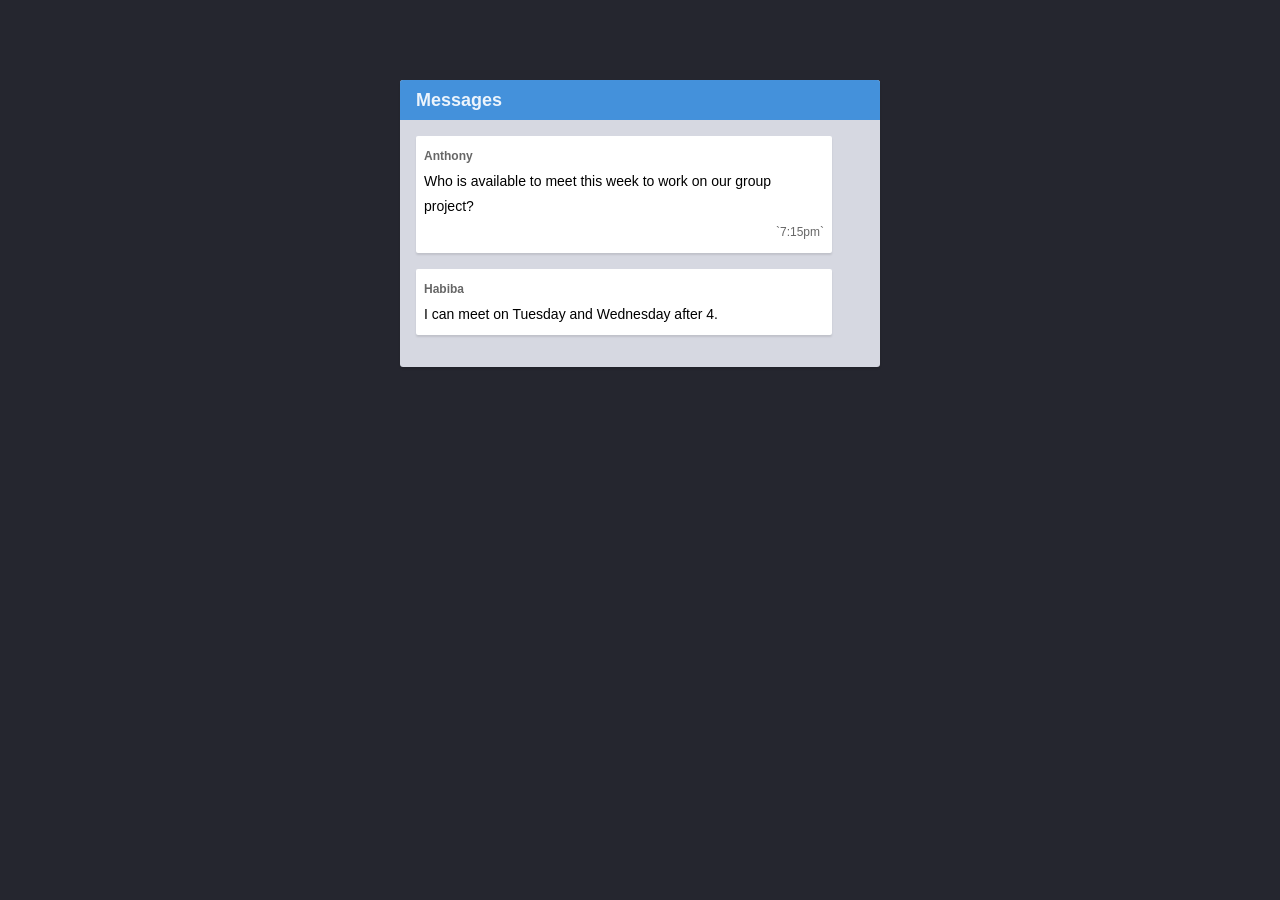
<file: week-1/1-parent-child/index.html>
<!DOCTYPE html>
<html lang="en">
  <head>
    <meta charset="utf-8" />
    <title>1. Parent-Child Relationships - HTML, CSS and Git Exercises</title>
    <meta name="viewport" content="width=device-width, initial-scale=1" />
    <link rel="stylesheet" href="/css/normalize.css" />
    <link rel="stylesheet" href="/css/week1.css" />
    <link rel="stylesheet" href="/css/message-child-selectors.css" />
  </head>

  <body>
    <div class="site-wrapper">
      <div class="site-header">
        <div class="site-header__title">Messages</div>
      </div>
      <div class="messages">
        <div class="message">
          <div class="message__author">Anthony</div>
          <p class="message__content">
            Who is available to meet this week to work on our group project?  
          </p>
          <span class="message__time">`7:15pm`</span>
        </div>
        <div class="message">
          <div class="message__author">Habiba</div>
          <p class="message__content">
            I can meet on Tuesday and Wednesday after 4.
          </p>
        </div>
      </div>
    </div>
  </body>
</html>
</file>
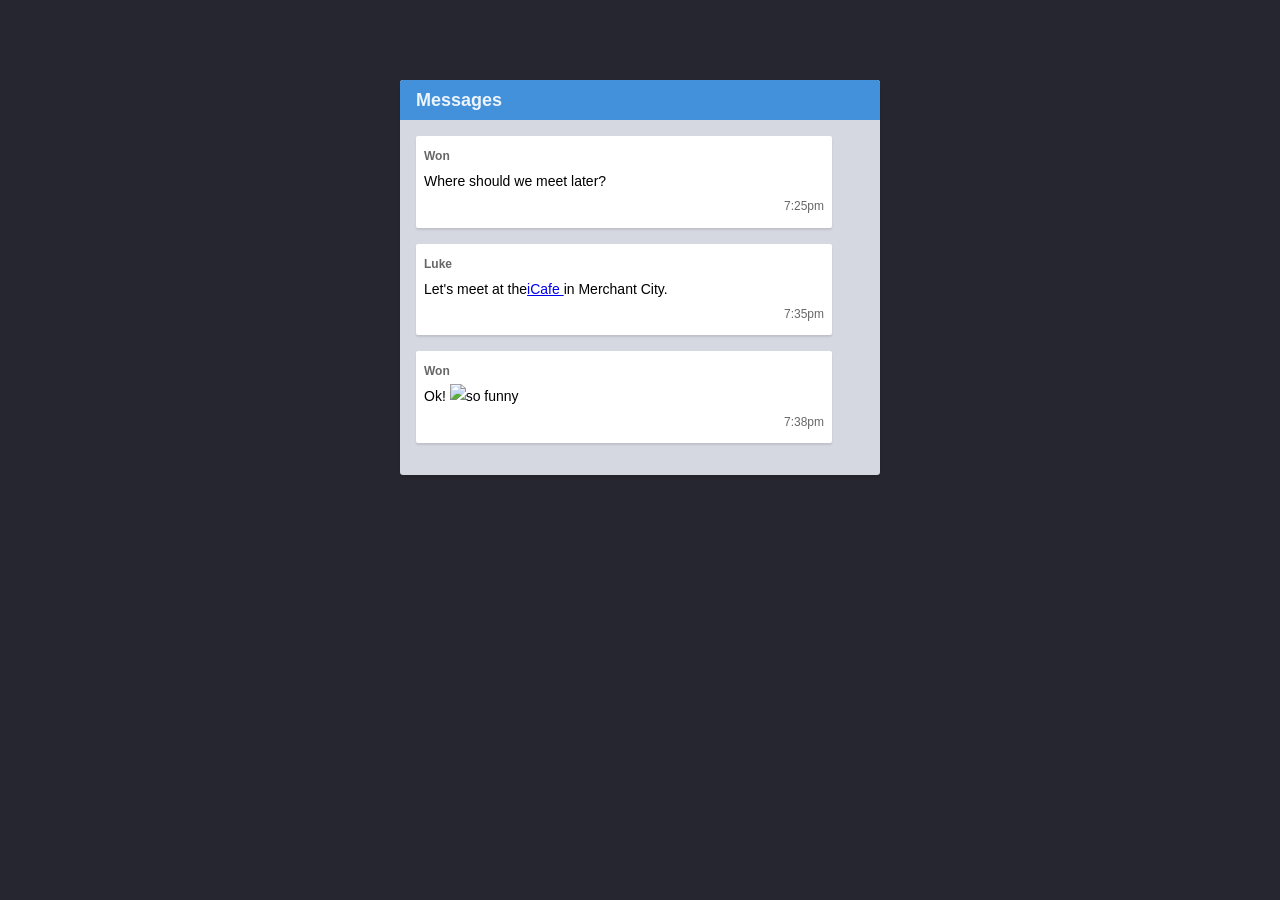
<file: week-1/2-html-attributes/index.html>
<!DOCTYPE html>
<html lang="en">
  <head>
    <meta charset="utf-8" />
    <title>2. HTML Attributes - HTML, CSS and Git Exercises</title>
    <meta name="viewport" content="width=device-width, initial-scale=1" />
    <link rel="stylesheet" href="/css/normalize.css" />
    <link rel="stylesheet" href="/css/week1.css" />
    <link rel="stylesheet" href="/css/message.css" />
  </head>

  <body>
    <div class="site-wrapper">
      <div class="site-header">
        <div class="site-header__title">Messages</div>
      </div>
      <div class="messages">
        <div class="message">
          <div class="message__author">Won</div>
          <p class="message__content">Where should we meet later?</p>
          <span class="message__time">7:25pm</span>
        </div>
        <div class="message">
          <div class="message__author">Luke</div>
          <p class="message__content">
            Let's meet at the<a href="https://goo.gl/maps/aza4h9nUBhn" >iCafe </a> in Merchant City.
          </p>
          <span class="message__time">7:35pm</span>
        </div>
        <div class="message">
          <div class="message__author">Won</div>
          <p class="message__content">
            Ok! <img src:"https://media.giphy.com/media/l41K4KlVE8dgozf8I/giphy.gif" alt="so funny"/>
          </p>
          <span class="message__time">7:38pm</span>
        </div>
      </div>
    </div>
  </body>
</html>
</file>
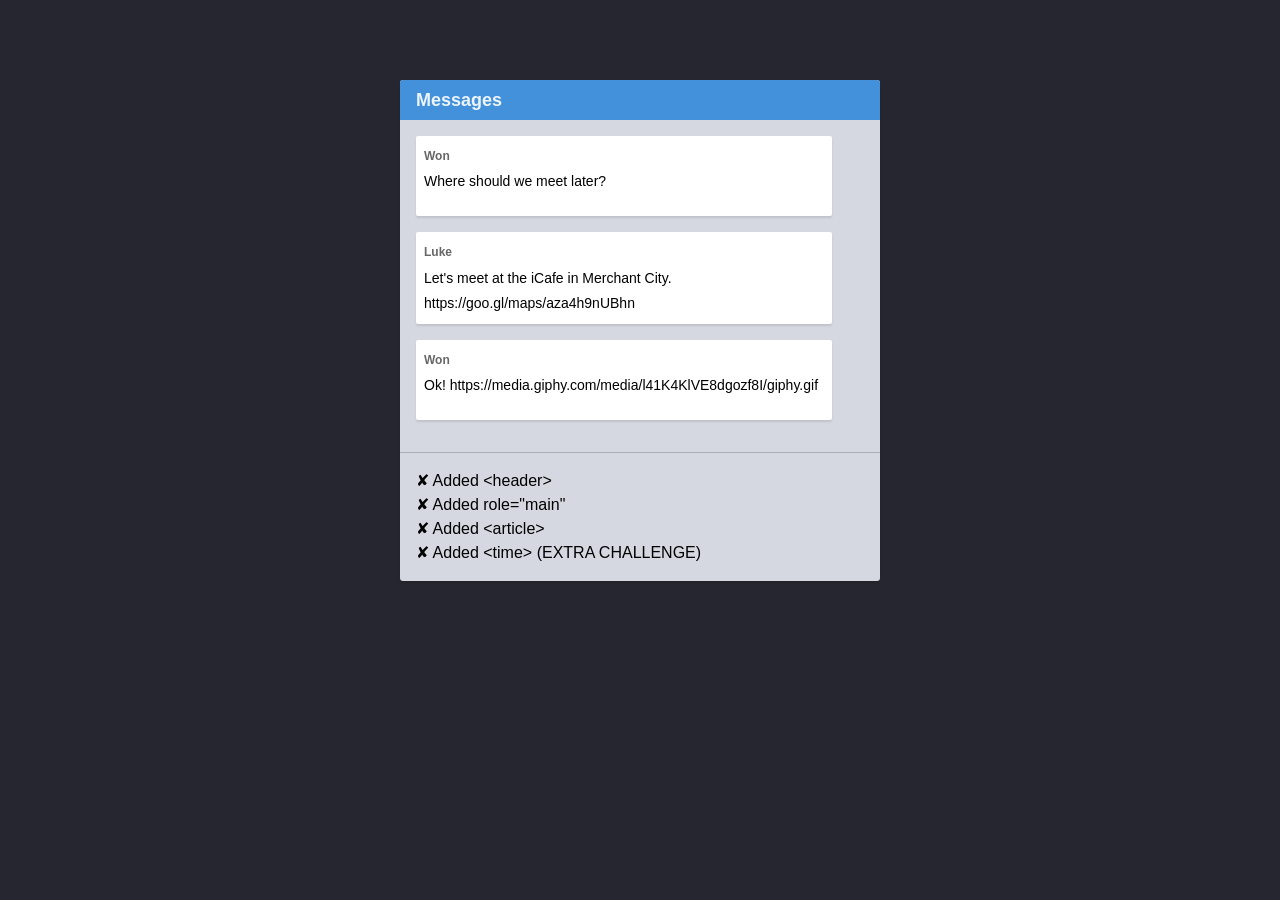
<file: week-1/3-semantic-html/index.html>
<!DOCTYPE html>
<html lang="en">
  <head>
    <meta charset="utf-8" />
    <title>3. Semantic HTML - HTML, CSS and Git Exercises</title>
    <meta name="viewport" content="width=device-width, initial-scale=1" />
    <link rel="stylesheet" href="/css/normalize.css" />
    <link rel="stylesheet" href="/css/week1.css" />
    <link rel="stylesheet" href="/css/message.css" />
    <link rel="stylesheet" href="/css/result.css" />
  </head>

  <body>
  <header role="banner" id="header">
    <div class="site-wrapper">
      <div class="site-header">
        <div class="site-header__title">Messages</div>
      </div>
      <article>
      <div class="messages">
        <div class="message">
          <div class="message__author">Won</div>
          <p class="message__content"> Where should we meet later?</p></p>
          <span class="message__time"><time datetime="Mar 25, 2018 7:25pm"></time></span>
        </div>
        <div class="message">
          <div class="message__author">Luke</div>
          <p class="message__content">
           Let's meet at the iCafe in Merchant City. https://goo.gl/maps/aza4h9nUBhn
          </p>
          <span class="message__time"><time datetime="Mar 25, 2018 7:35pm"></time></span>
        </div>
        <div class="message">
          <div class="message__author">Won</div>
          <p class="message__content">
           <main role="main" id="main"> Ok! https://media.giphy.com/media/l41K4KlVE8dgozf8I/giphy.gif </main>
          </p>
          <span class="message__time"><time datetime="Mar 25, 2018 7:38pm"></time></span>
        </div>
      </div></article>
      <div id="result" class="result"></div>
    </div>
    <script defer src="/js/3-result.js"></script>
	</header>
  </body>
</html>
</file>
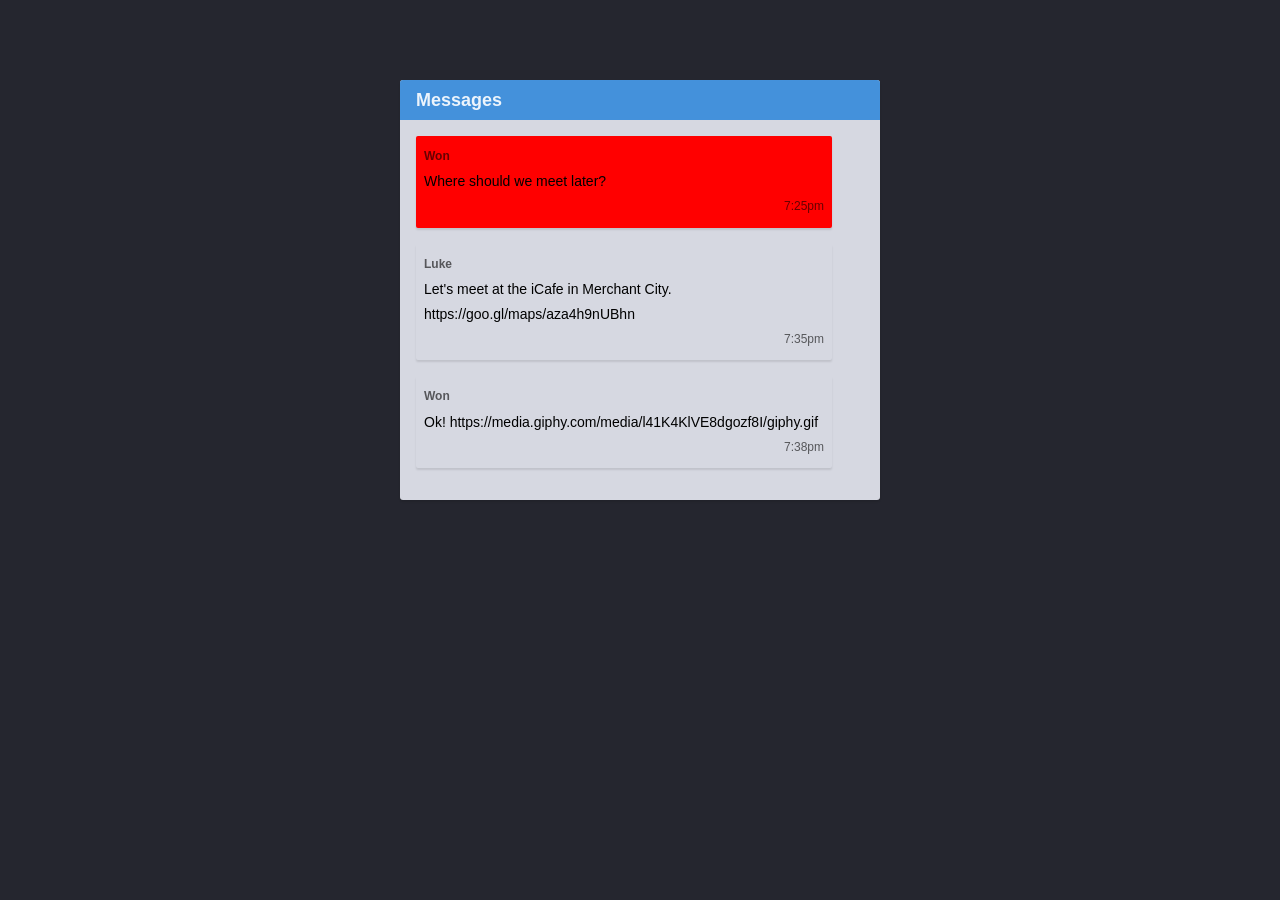
<file: week-1/5-css-selectors/index.html>
<!DOCTYPE html>
<html lang="en">
  <head>
    <meta charset="utf-8" />
    <title>5. CSS Selectors - HTML, CSS and Git Exercises</title>
    <meta name="viewport" content="width=device-width, initial-scale=1" />
    <link rel="stylesheet" href="/css/normalize.css" />
    <link rel="stylesheet" href="/css/week1.css" />
    <link rel="stylesheet" href="/css/message.css" />
    <link rel="stylesheet" href="/css/message-css-selectors.css" />
    <link rel="stylesheet" href="message-backgrounds.css" />
  </head>

  <body>
    <div class="site-wrapper">
      <div class="site-header">
        <div class="site-header__title">Messages</div>
      </div>
      <div class="messages">
        <div id="first-message" class="m">
          <div class="message__author">Won</div>
          <p class="message__content" class="m2">Where should we meet later?</p>
          <time class="message__time" class="m3">7:25pm</time>
        </div>
        <article>
          <div class="message__author">Luke</div>
          <p class="message__content">
            Let's meet at the iCafe in Merchant City. https://goo.gl/maps/aza4h9nUBhn
          </p>
          <time class="message__time">7:35pm</time>
        </article>
        <div class="message--latest">
          <div class="message__author">Won</div>
          <p class="message__content">
            Ok! https://media.giphy.com/media/l41K4KlVE8dgozf8I/giphy.gif
          </p>
          <time class="message__time">7:38pm</time>
        </div>
      </div>
    </div>
  </body>
</html>
</file>
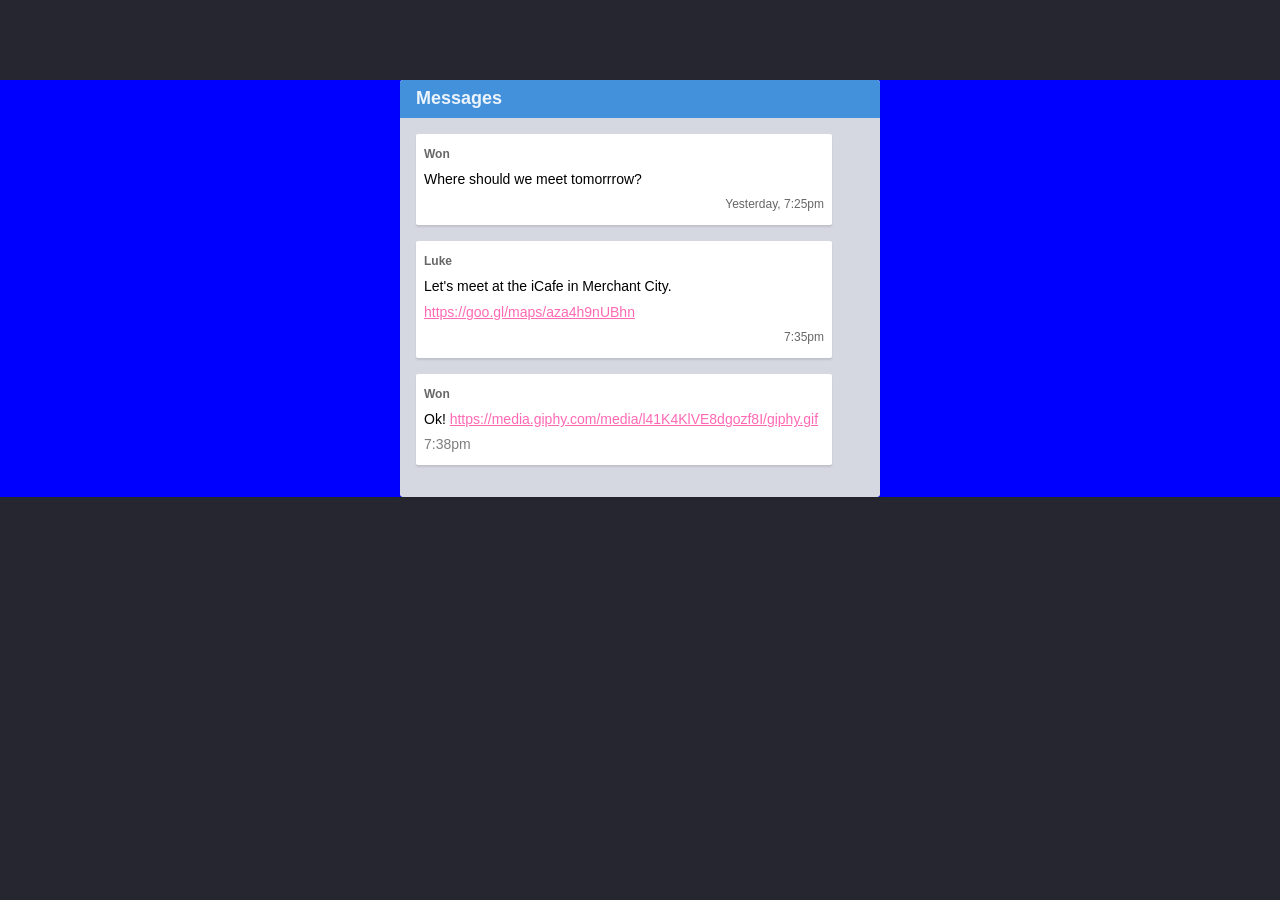
<file: week-1/6-css-properties/index.html>
<!DOCTYPE html>
<html lang="en">
  <head>
    <meta charset="utf-8" />
    <title>6. CSS Properties - HTML, CSS and Git Exercises</title>
    <meta name="viewport" content="width=device-width, initial-scale=1" />
    <link rel="stylesheet" href="/css/normalize.css" />
    <link rel="stylesheet" href="/css/week1.css" />
    <link rel="stylesheet" href="/css/message.css" />
    <link rel="stylesheet" href="styles.css" />
  </head>

  <body>
    <div class="site-wrapper">
      <div class="site-header">
        <div class="site-header__title">Messages</div>
      </div>
      <div class="messages">
        <div class="message">
          <div class="message__author">Won</div>
          <p class="message__content">
            Where should we meet tomorrrow?
          </p>
          <time class="message__time message__time--old">Yesterday, 7:25pm</time>
        </div>
        <div class="message">
          <div class="message__author">Luke</div>
          <p class="message__content">
            Let's meet at the iCafe in Merchant City.
            <a href="https://goo.gl/maps/aza4h9nUBhn" class="link link--map">
              https://goo.gl/maps/aza4h9nUBhn
            </a>
          </p>
          <time class="message__time">7:35pm</time>
        </div>
        <div class="message message--unread">
          <div class="message__author">Won</div>
          <p class="message__content">
            Ok!
            <a
              href="https://media.giphy.com/media/l41K4KlVE8dgozf8I/giphy.gif"
              class="link link--gif"
              >https://media.giphy.com/media/l41K4KlVE8dgozf8I/giphy.gif</a
            >
          </p>
          <time class="message__time, a2">7:38pm</time>
        </div>
      </div>
    </div>
  </body>
</html>
</file>
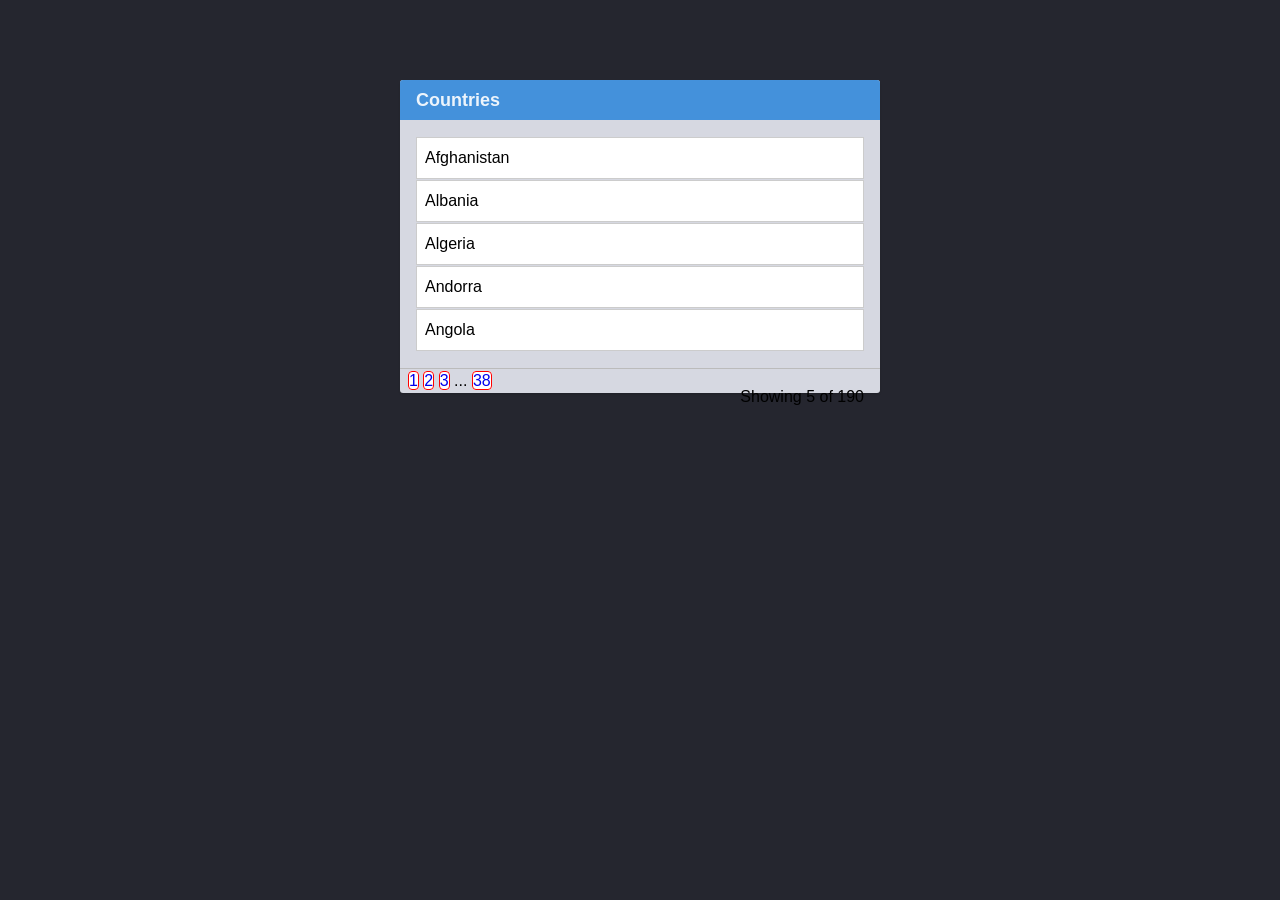
<file: week-1/7-css-box/index.html>
<!DOCTYPE html>
<html lang="en">
  <head>
    <meta charset="utf-8" />
    <title>7. CSS Box Model - HTML, CSS and Git Exercises</title>
    <link rel="stylesheet" href="/css/normalize.css" />
    <link rel="stylesheet" href="/css/week1.css" />
    <link rel="stylesheet" href="/css/week1-pagination.css" />
    <link rel="stylesheet" href="styles.css" />
  </head>

  <body>
    <div class="site-wrapper">
      <div class="site-header">
        <div class="site-header__title">Countries</div>
      </div>
      <ul class="countries">
        <li class="country">Afghanistan</li>
        <li class="country">Albania</li>
        <li class="country">Algeria</li>
        <li class="country">Andorra</li>
        <li class="country">Angola</li>        
      </ul>
      <div class="pages">
        <a href="#" class="pages__page">1</a>
        <a href="#" class="pages__page">2</a>
        <a href="#" class="pages__page">3</a>
        <span class="pages__separator">...</span>
        <a href="#" class="pages__page">38</a>
        <span class="pages__showing">Showing 5 of 190</span>
      </div>
    </div>
  </body>
</html>
</file>
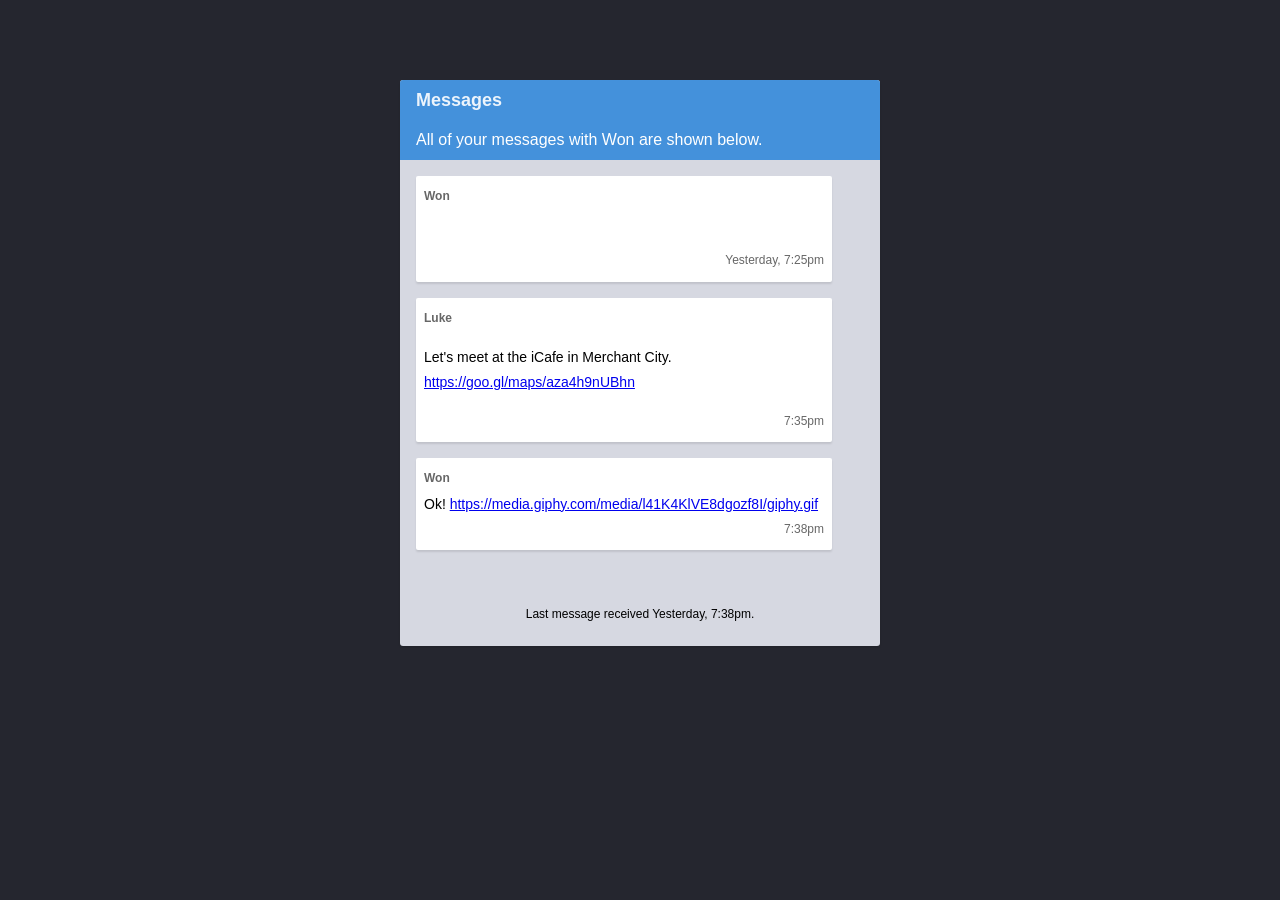
<file: week-1/8-advanced-selectors/index.html>
<!DOCTYPE html>
<html lang="en">
  <head>
    <meta charset="utf-8" />
    <meta name="viewport" content="width=device-width, initial-scale=1" />
    <title>8. Advanced CSS Selectors - HTML, CSS and Git Exercises</title>
    <link rel="stylesheet" href="/css/normalize.css" />
    <link rel="stylesheet" href="/css/week1.css" />
    <link rel="stylesheet" href="/css/week1-conflicting-styles.css" />
    <link rel="stylesheet" href="/css/message.css" />
    <link rel="stylesheet" href="styles.css" />
  </head>

  <body>
    <div class="site-wrapper">
      <div class="site-header">
        <div class="site-header__title">Messages</div>
        <p class="text1">All of your messages with Won are shown below.</p>        
      </div>
      <div class="messages">
        <div class="message">
          <div class="message__author">Won</div>
          <p class="message__content, text1">
            Where should we meet tomorrrow?
          </p>
          <time class="message__time message__time--old">Yesterday, 7:25pm</time>
        </div>
        <div class="message">
          <div class="message__author">Luke</div>
          <p class="message__content, text1, sh">
            Let's meet at the iCafe in Merchant City.
            <a href="https://goo.gl/maps/aza4h9nUBhn" class="link link--map">
              https://goo.gl/maps/aza4h9nUBhn
            </a>
          </p>
          <time class="message__time">7:35pm</time>
        </div>
        <div class="message message--unread">
          <div class="message__author">Won</div>
          <p class="message__content">
            Ok!
            <a
              href="https://media.giphy.com/media/l41K4KlVE8dgozf8I/giphy.gif"
              class="link link--gif"
              >https://media.giphy.com/media/l41K4KlVE8dgozf8I/giphy.gif</a
            >
          </p>
          <time class="message__time">7:38pm</time>
        </div>
      </div>
      <div class="site-footer">
        <p class="text2">Last message received Yesterday, 7:38pm.</p>
      </div>
    </div>
  </body>
</html>
</file>
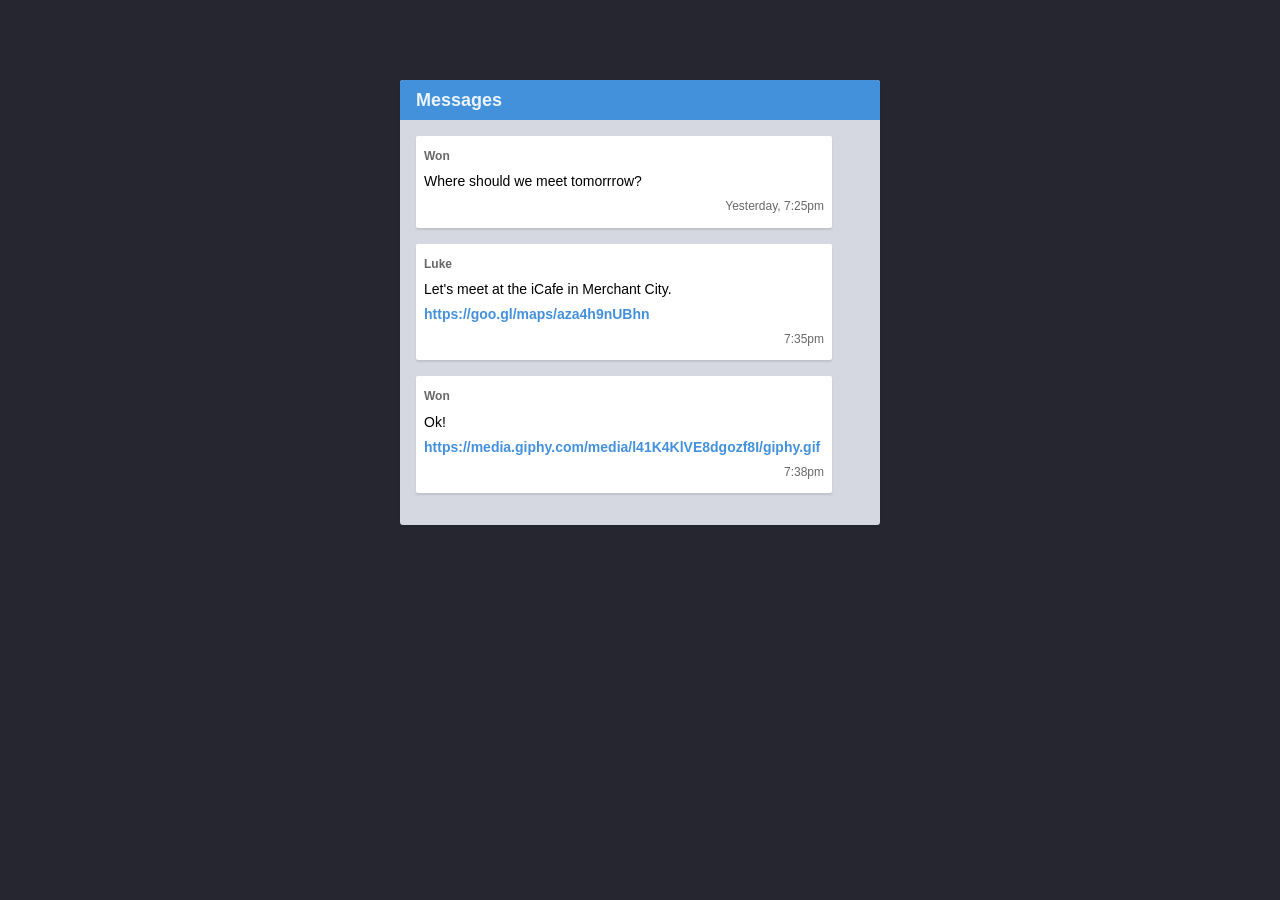
<file: week-1/9-git-branch/index.html>
<!DOCTYPE html>
<html lang="en">
  <head>
    <meta charset="utf-8" />
    <meta name="viewport" content="width=device-width, initial-scale=1" />
    <title>9. Git Branches - HTML, CSS and Git Exercises</title>
    <link rel="stylesheet" href="/css/normalize.css" />
    <link rel="stylesheet" href="/css/week1.css" />
    <link rel="stylesheet" href="/css/message.css" />
    <link rel="stylesheet" href="styles.css" />
  </head>

  <body>
    <div class="site-wrapper">               
      <div class="site-header">
        <div class="site-header__title">Messages</div>
      </div>
      <div class="messages">
        <div class="message">
          <div class="message__author">Won</div>
          <p class="message__content">
            Where should we meet tomorrrow?
          </p>
          <time class="message__time message__time--old">Yesterday, 7:25pm</time>
        </div>
        <div class="message">
          <div class="message__author">Luke</div>
          <p class="message__content">
            Let's meet at the iCafe in Merchant City.
            <a href="https://goo.gl/maps/aza4h9nUBhn" class="link link--map">
              https://goo.gl/maps/aza4h9nUBhn
            </a>
          </p>
          <time class="message__time">7:35pm</time>
        </div>
        <div class="message message--unread">
          <div class="message__author">Won</div>
          <p class="message__content">
            Ok!
            <a
              href="https://media.giphy.com/media/l41K4KlVE8dgozf8I/giphy.gif"
              class="link link--gif"
              >https://media.giphy.com/media/l41K4KlVE8dgozf8I/giphy.gif</a
            >
          </p>
          <time class="message__time">7:38pm</time>
        </div>
      </div>
    </div>
  </body>
</html>
</file>
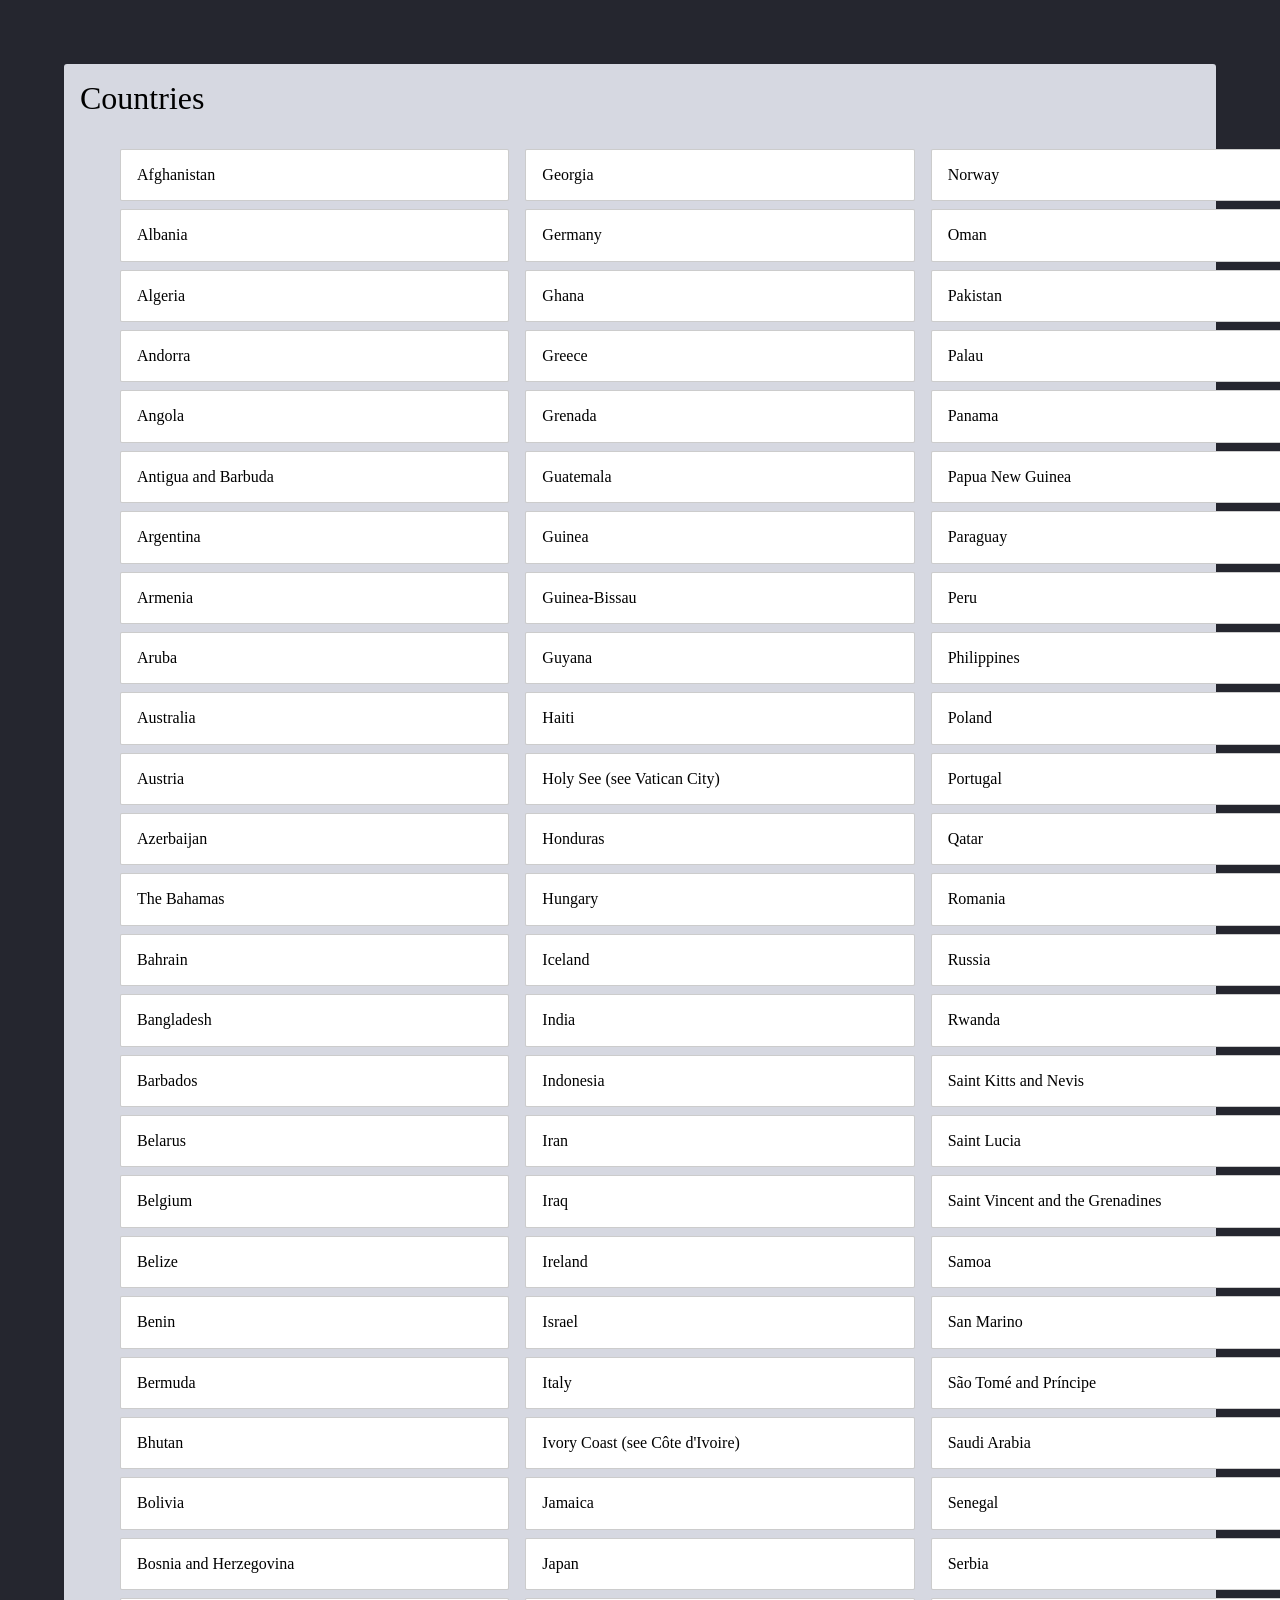
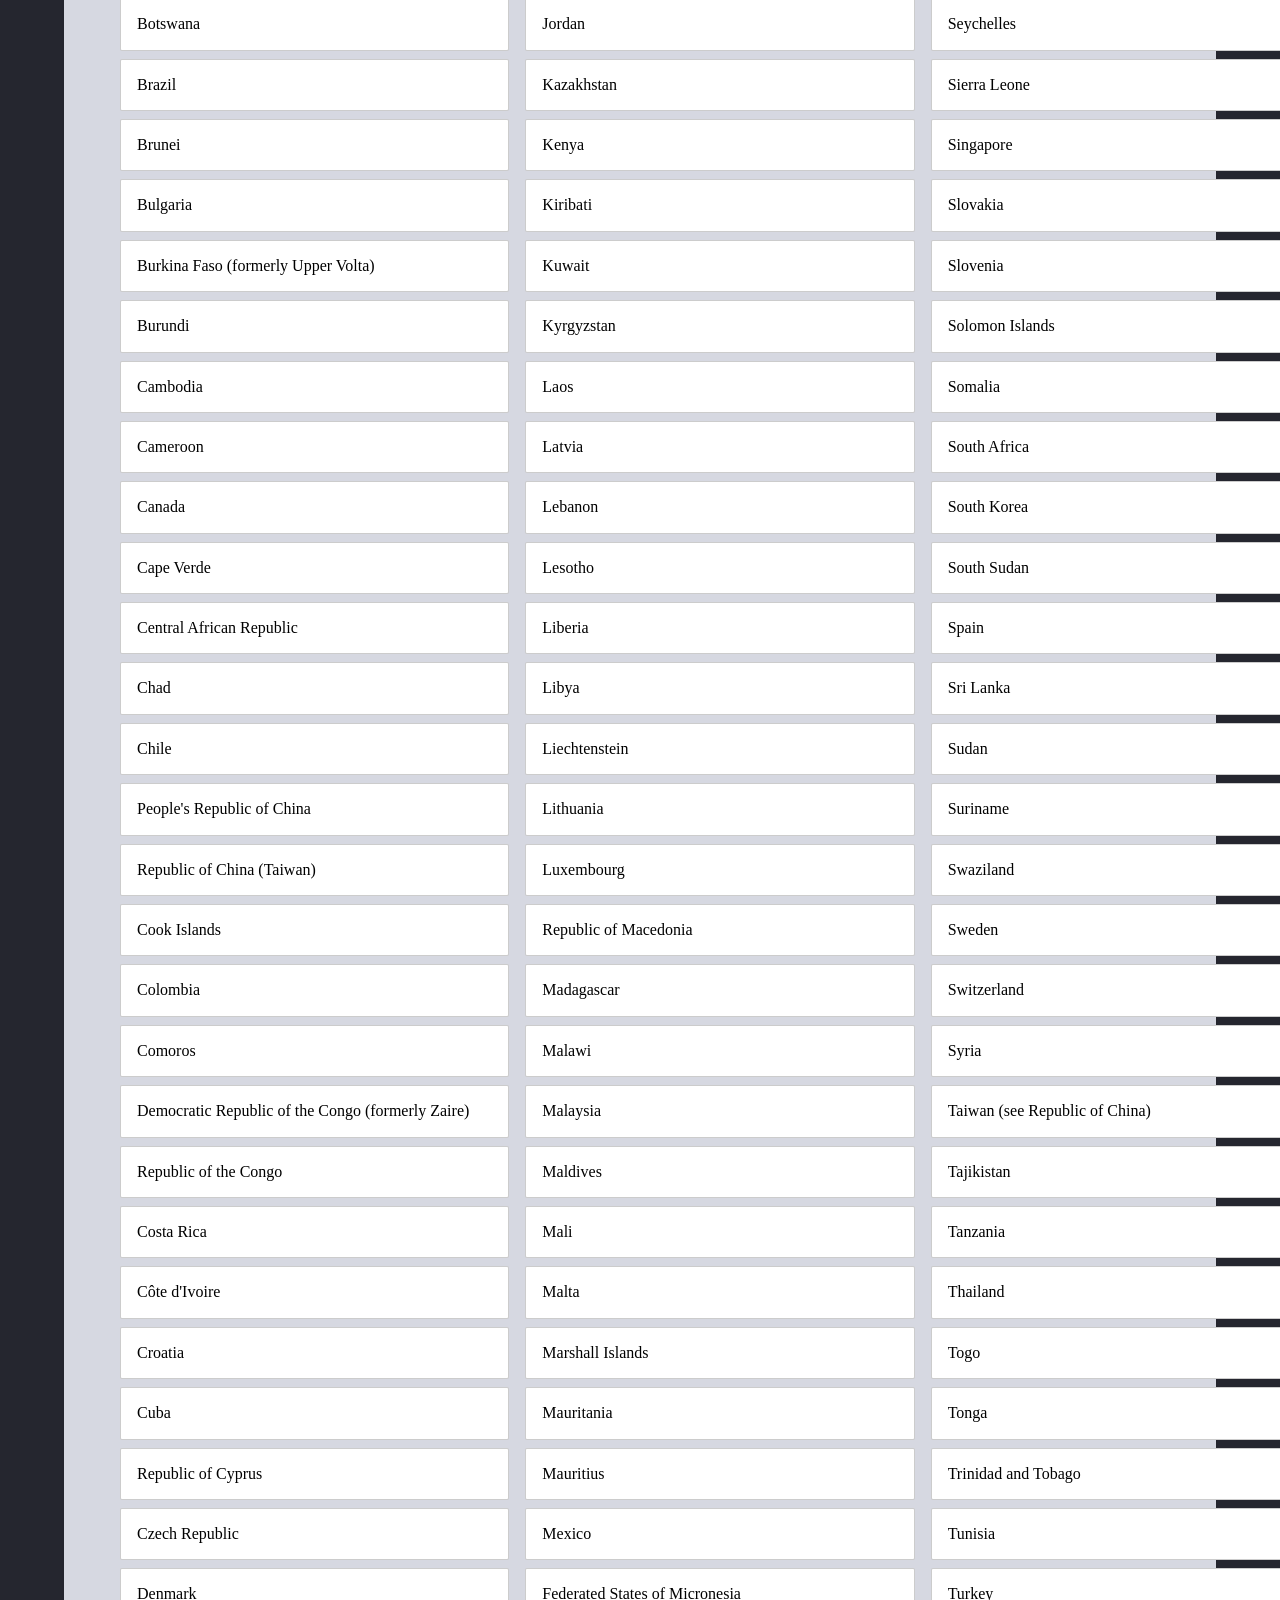
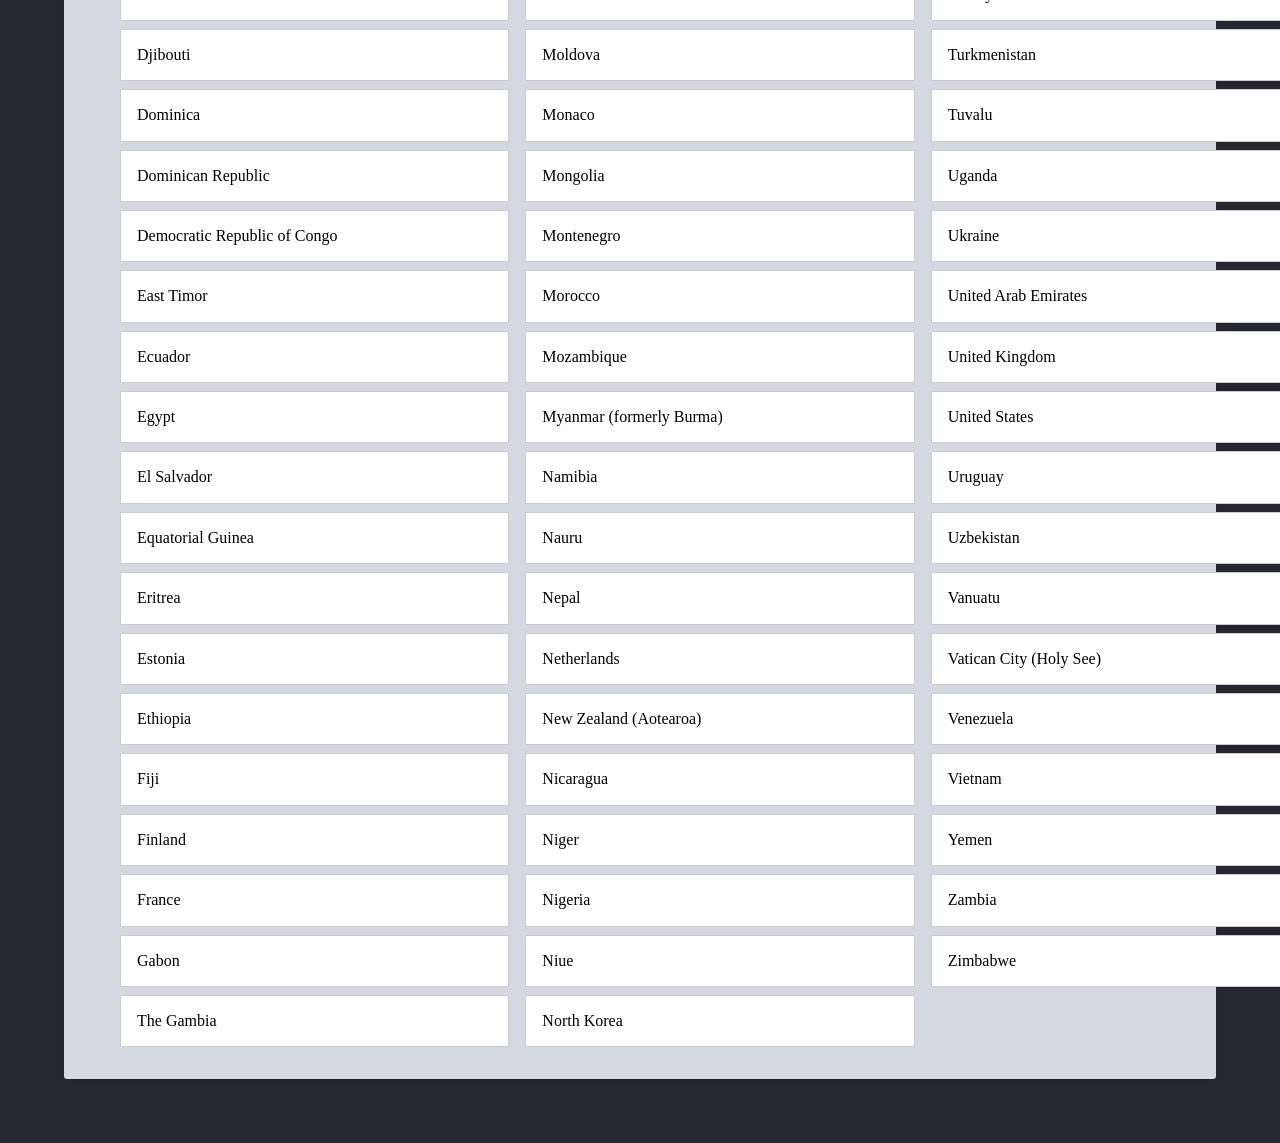
<file: week-2/10-media-queries/index.html>
<!DOCTYPE html>
<html lang="en">
  <head>
    <meta charset="utf-8" />
    <meta name="viewport" content="width=device-width, initial-scale=1" />
    <title>10. Media Queries - HTML, CSS and Git Exercises</title>
    <link rel="stylesheet" href="/css/normalize.css" />
    <link rel="stylesheet" href="/css/week2-media-queries.css" />
    <link rel="stylesheet" href="columns.css" />
  </head>

  <body>
    <div class="site-wrapper">
      <div class="site-header">
        <h1 class="site-header__title">Countries</h1>
      </div>
      <ul class="countries, countries1">
        <li class="country">Afghanistan</li>
        <li class="country">Albania</li>
        <li class="country">Algeria</li>
        <li class="country">Andorra</li>
        <li class="country">Angola</li>
        <li class="country">Antigua and Barbuda</li>
        <li class="country">Argentina</li>
        <li class="country">Armenia</li>
        <li class="country">Aruba</li>
        <li class="country">Australia</li>
        <li class="country">Austria</li>
        <li class="country">Azerbaijan</li>
        <li class="country">The Bahamas</li>
        <li class="country">Bahrain</li>
        <li class="country">Bangladesh</li>
        <li class="country">Barbados</li>
        <li class="country">Belarus</li>
        <li class="country">Belgium</li>
        <li class="country">Belize</li>
        <li class="country">Benin</li>
        <li class="country">Bermuda</li>
        <li class="country">Bhutan</li>
        <li class="country">Bolivia</li>
        <li class="country">Bosnia and Herzegovina</li>
        <li class="country">Botswana</li>
        <li class="country">Brazil</li>
        <li class="country">Brunei</li>
        <li class="country">Bulgaria</li>
        <li class="country">Burkina Faso (formerly Upper Volta)</li>
        <li class="country">Burundi</li>
        <li class="country">Cambodia</li>
        <li class="country">Cameroon</li>
        <li class="country">Canada</li>
        <li class="country">Cape Verde</li>
        <li class="country">Central African Republic</li>
        <li class="country">Chad</li>
        <li class="country">Chile</li>
        <li class="country">People's Republic of China</li>
        <li class="country">Republic of China (Taiwan)</li>
        <li class="country">Cook Islands</li>
        <li class="country">Colombia</li>
        <li class="country">Comoros</li>
        <li class="country">
          Democratic Republic of the Congo (formerly Zaire)
        </li>
        <li class="country">Republic of the Congo</li>
        <li class="country">Costa Rica</li>
        <li class="country">Côte d'Ivoire</li>
        <li class="country">Croatia</li>
        <li class="country">Cuba</li>
        <li class="country">Republic of Cyprus</li>
        <li class="country">Czech Republic</li>
        <li class="country">Denmark</li>
        <li class="country">Djibouti</li>
        <li class="country">Dominica</li>
        <li class="country">Dominican Republic</li>
        <li class="country">Democratic Republic of Congo</li>
        <li class="country">East Timor</li>
        <li class="country">Ecuador</li>
        <li class="country">Egypt</li>
        <li class="country">El Salvador</li>
        <li class="country">Equatorial Guinea</li>
        <li class="country">Eritrea</li>
        <li class="country">Estonia</li>
        <li class="country">Ethiopia</li>
        <li class="country">Fiji</li>
        <li class="country">Finland</li>
        <li class="country">France</li>
        <li class="country">Gabon</li>
        <li class="country">The Gambia</li>
        <li class="country">Georgia</li>
        <li class="country">Germany</li>
        <li class="country">Ghana</li>
        <li class="country">Greece</li>
        <li class="country">Grenada</li>
        <li class="country">Guatemala</li>
        <li class="country">Guinea</li>
        <li class="country">Guinea-Bissau</li>
        <li class="country">Guyana</li>
        <li class="country">Haiti</li>
        <li class="country">Holy See (see Vatican City)</li>
        <li class="country">Honduras</li>
        <li class="country">Hungary</li>
        <li class="country">Iceland</li>
        <li class="country">India</li>
        <li class="country">Indonesia</li>
        <li class="country">Iran</li>
        <li class="country">Iraq</li>
        <li class="country">Ireland</li>
        <li class="country">Israel</li>
        <li class="country">Italy</li>
        <li class="country">Ivory Coast (see Côte d'Ivoire)</li>
        <li class="country">Jamaica</li>
        <li class="country">Japan</li>
        <li class="country">Jordan</li>
        <li class="country">Kazakhstan</li>
        <li class="country">Kenya</li>
        <li class="country">Kiribati</li>
        <li class="country">Kuwait</li>
        <li class="country">Kyrgyzstan</li>
        <li class="country">Laos</li>
        <li class="country">Latvia</li>
        <li class="country">Lebanon</li>
        <li class="country">Lesotho</li>
        <li class="country">Liberia</li>
        <li class="country">Libya</li>
        <li class="country">Liechtenstein</li>
        <li class="country">Lithuania</li>
        <li class="country">Luxembourg</li>
        <li class="country">Republic of Macedonia</li>
        <li class="country">Madagascar</li>
        <li class="country">Malawi</li>
        <li class="country">Malaysia</li>
        <li class="country">Maldives</li>
        <li class="country">Mali</li>
        <li class="country">Malta</li>
        <li class="country">Marshall Islands</li>
        <li class="country">Mauritania</li>
        <li class="country">Mauritius</li>
        <li class="country">Mexico</li>
        <li class="country">Federated States of Micronesia</li>
        <li class="country">Moldova</li>
        <li class="country">Monaco</li>
        <li class="country">Mongolia</li>
        <li class="country">Montenegro</li>
        <li class="country">Morocco</li>
        <li class="country">Mozambique</li>
        <li class="country">Myanmar (formerly Burma)</li>
        <li class="country">Namibia</li>
        <li class="country">Nauru</li>
        <li class="country">Nepal</li>
        <li class="country">Netherlands</li>
        <li class="country">New Zealand (Aotearoa)</li>
        <li class="country">Nicaragua</li>
        <li class="country">Niger</li>
        <li class="country">Nigeria</li>
        <li class="country">Niue</li>
        <li class="country">North Korea</li>
        <li class="country">Norway</li>
        <li class="country">Oman</li>
        <li class="country">Pakistan</li>
        <li class="country">Palau</li>
        <li class="country">Panama</li>
        <li class="country">Papua New Guinea</li>
        <li class="country">Paraguay</li>
        <li class="country">Peru</li>
        <li class="country">Philippines</li>
        <li class="country">Poland</li>
        <li class="country">Portugal</li>
        <li class="country">Qatar</li>
        <li class="country">Romania</li>
        <li class="country">Russia</li>
        <li class="country">Rwanda</li>
        <li class="country">Saint Kitts and Nevis</li>
        <li class="country">Saint Lucia</li>
        <li class="country">Saint Vincent and the Grenadines</li>
        <li class="country">Samoa</li>
        <li class="country">San Marino</li>
        <li class="country">São Tomé and Príncipe</li>
        <li class="country">Saudi Arabia</li>
        <li class="country">Senegal</li>
        <li class="country">Serbia</li>
        <li class="country">Seychelles</li>
        <li class="country">Sierra Leone</li>
        <li class="country">Singapore</li>
        <li class="country">Slovakia</li>
        <li class="country">Slovenia</li>
        <li class="country">Solomon Islands</li>
        <li class="country">Somalia</li>
        <li class="country">South Africa</li>
        <li class="country">South Korea</li>
        <li class="country">South Sudan</li>
        <li class="country">Spain</li>
        <li class="country">Sri Lanka</li>
        <li class="country">Sudan</li>
        <li class="country">Suriname</li>
        <li class="country">Swaziland</li>
        <li class="country">Sweden</li>
        <li class="country">Switzerland</li>
        <li class="country">Syria</li>
        <li class="country">Taiwan (see Republic of China)</li>
        <li class="country">Tajikistan</li>
        <li class="country">Tanzania</li>
        <li class="country">Thailand</li>
        <li class="country">Togo</li>
        <li class="country">Tonga</li>
        <li class="country">Trinidad and Tobago</li>
        <li class="country">Tunisia</li>
        <li class="country">Turkey</li>
        <li class="country">Turkmenistan</li>
        <li class="country">Tuvalu</li>
        <li class="country">Uganda</li>
        <li class="country">Ukraine</li>
        <li class="country">United Arab Emirates</li>
        <li class="country">United Kingdom</li>
        <li class="country">United States</li>
        <li class="country">Uruguay</li>
        <li class="country">Uzbekistan</li>
        <li class="country">Vanuatu</li>
        <li class="country">Vatican City (Holy See)</li>
        <li class="country">Venezuela</li>
        <li class="country">Vietnam</li>
        <li class="country">Yemen</li>
        <li class="country">Zambia</li>
        <li class="country">Zimbabwe</li>
      </ul>
    </div>
  </body>
</html>
</file>
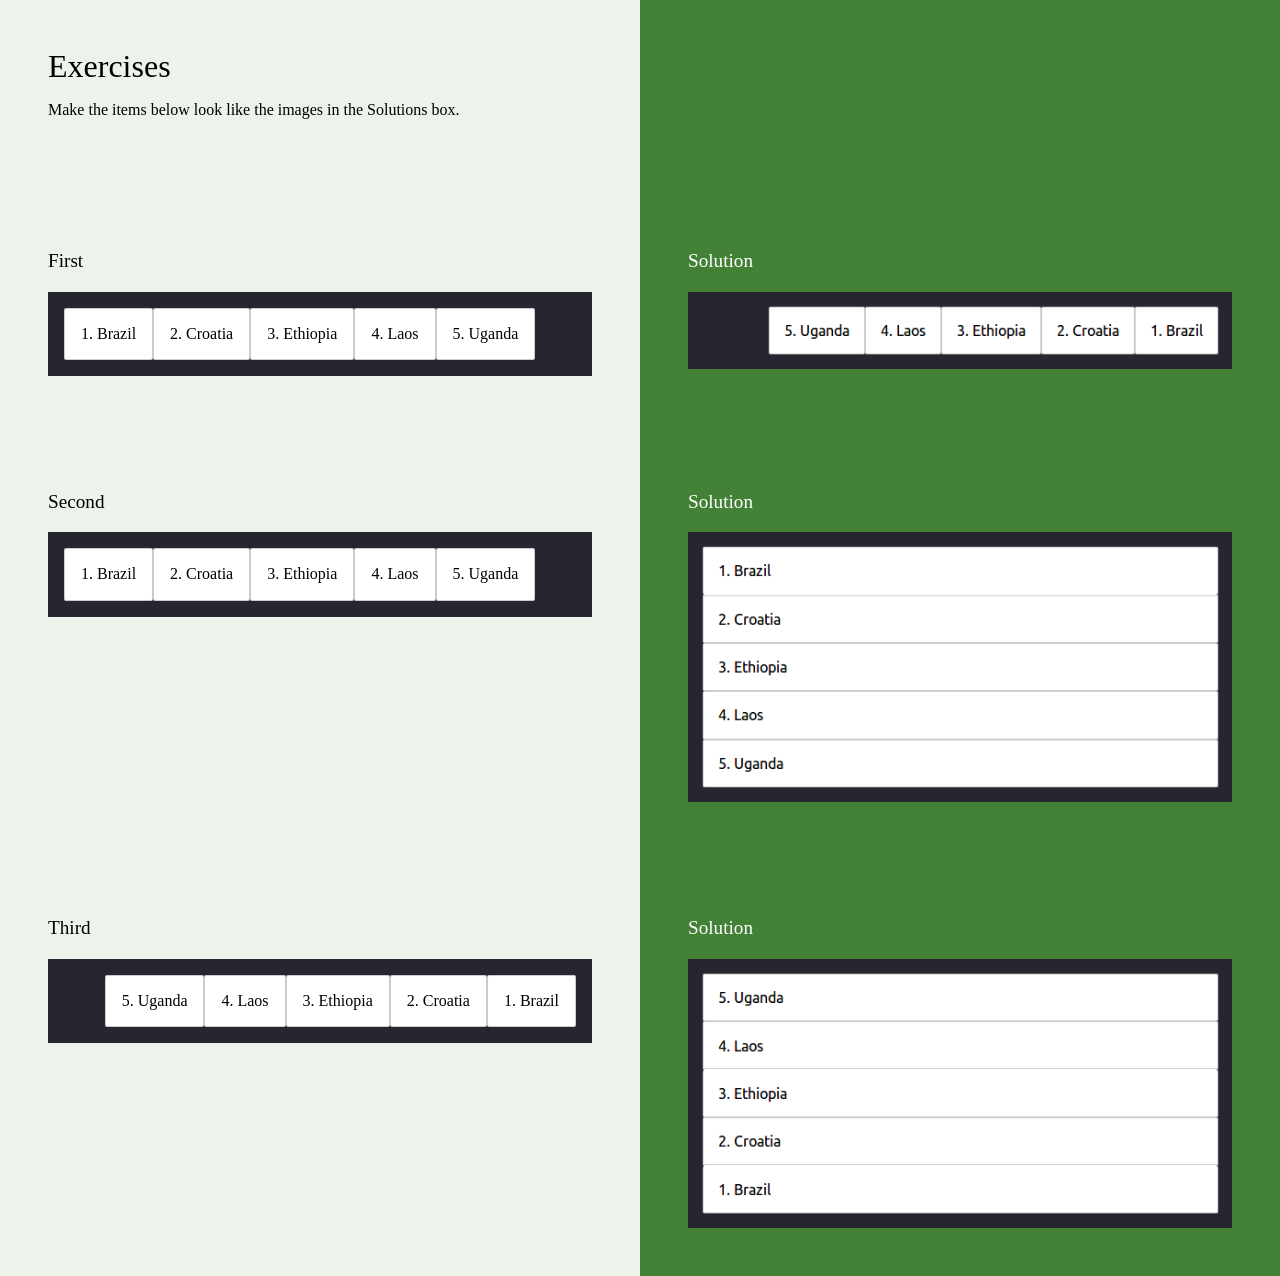
<file: week-2/11-flexbox/index.html>
<!DOCTYPE html>
<html lang="en">
  <head>
    <meta charset="utf-8" />
    <meta name="viewport" content="width=device-width, initial-scale=1" />
    <title>11 - Flex Direction- HTML, CSS and Git Exercises</title>
    <link rel="stylesheet" href="/css/normalize.css" />
    <link rel="stylesheet" href="/css/week2.css" />
    <link rel="stylesheet" href="flexbox.css" />
  </head>

  <body>
    <div class="site-wrapper">
      <div class="panel">
        <div class="exercise">
          <div class="site-header">
            <h1 class="site-header__title">Exercises</h1>
            <p>
              Make the items below look like the images in the Solutions box.
            </p>
          </div>
        </div>
      </div>
      <div class="panel">
        <div class="exercise">
          <h2 class="exercise__title">First</h2>
          <ul class="countries countries--first">
           <container>
             <li class="country">1. Brazil</li>
            <li class="country">2. Croatia</li>
            <li class="country">3. Ethiopia</li>
            <li class="country">4. Laos</li>
            <li class="country">5. Uganda</li>
          </container>
          </ul>
        </div>
        <div class="solution">
          <h3 class="solution__title">Solution</h3>
          <img class="solution__image" src="/images/11/solution-1.png" />
        </div>
      </div>
      <div class="panel">
        <div class="exercise">
          <h2 class="exercise__title">Second</h2>
          <ul class="countries countries--second">
            <container>
            <li class="country">1. Brazil</li>
            <li class="country">2. Croatia</li>
            <li class="country">3. Ethiopia</li>
            <li class="country">4. Laos</li>
            <li class="country">5. Uganda</li>
          </container>
          </ul>
        </div>
        <div class="solution">
          <h3 class="solution__title">Solution</h3>
          <img class="solution__image" src="/images/11/solution-2.png" />
        </div>
      </div>
      <div class="panel">
        <div class="exercise">
          <h2 class="exercise__title">Third</h2>
          <ul class="countries countries--third, container">
            <li class="country">1. Brazil</li>
            <li class="country">2. Croatia</li>
            <li class="country">3. Ethiopia</li>
            <li class="country">4. Laos</li>
            <li class="country">5. Uganda</li>
          </ul>
        </div>
        <div class="solution">
          <h3 class="solution__title">Solution</h3>
          <img class="solution__image" src="/images/11/solution-3.png" />
        </div>
      </div>
    </div>
  </body>
</html>
</file>
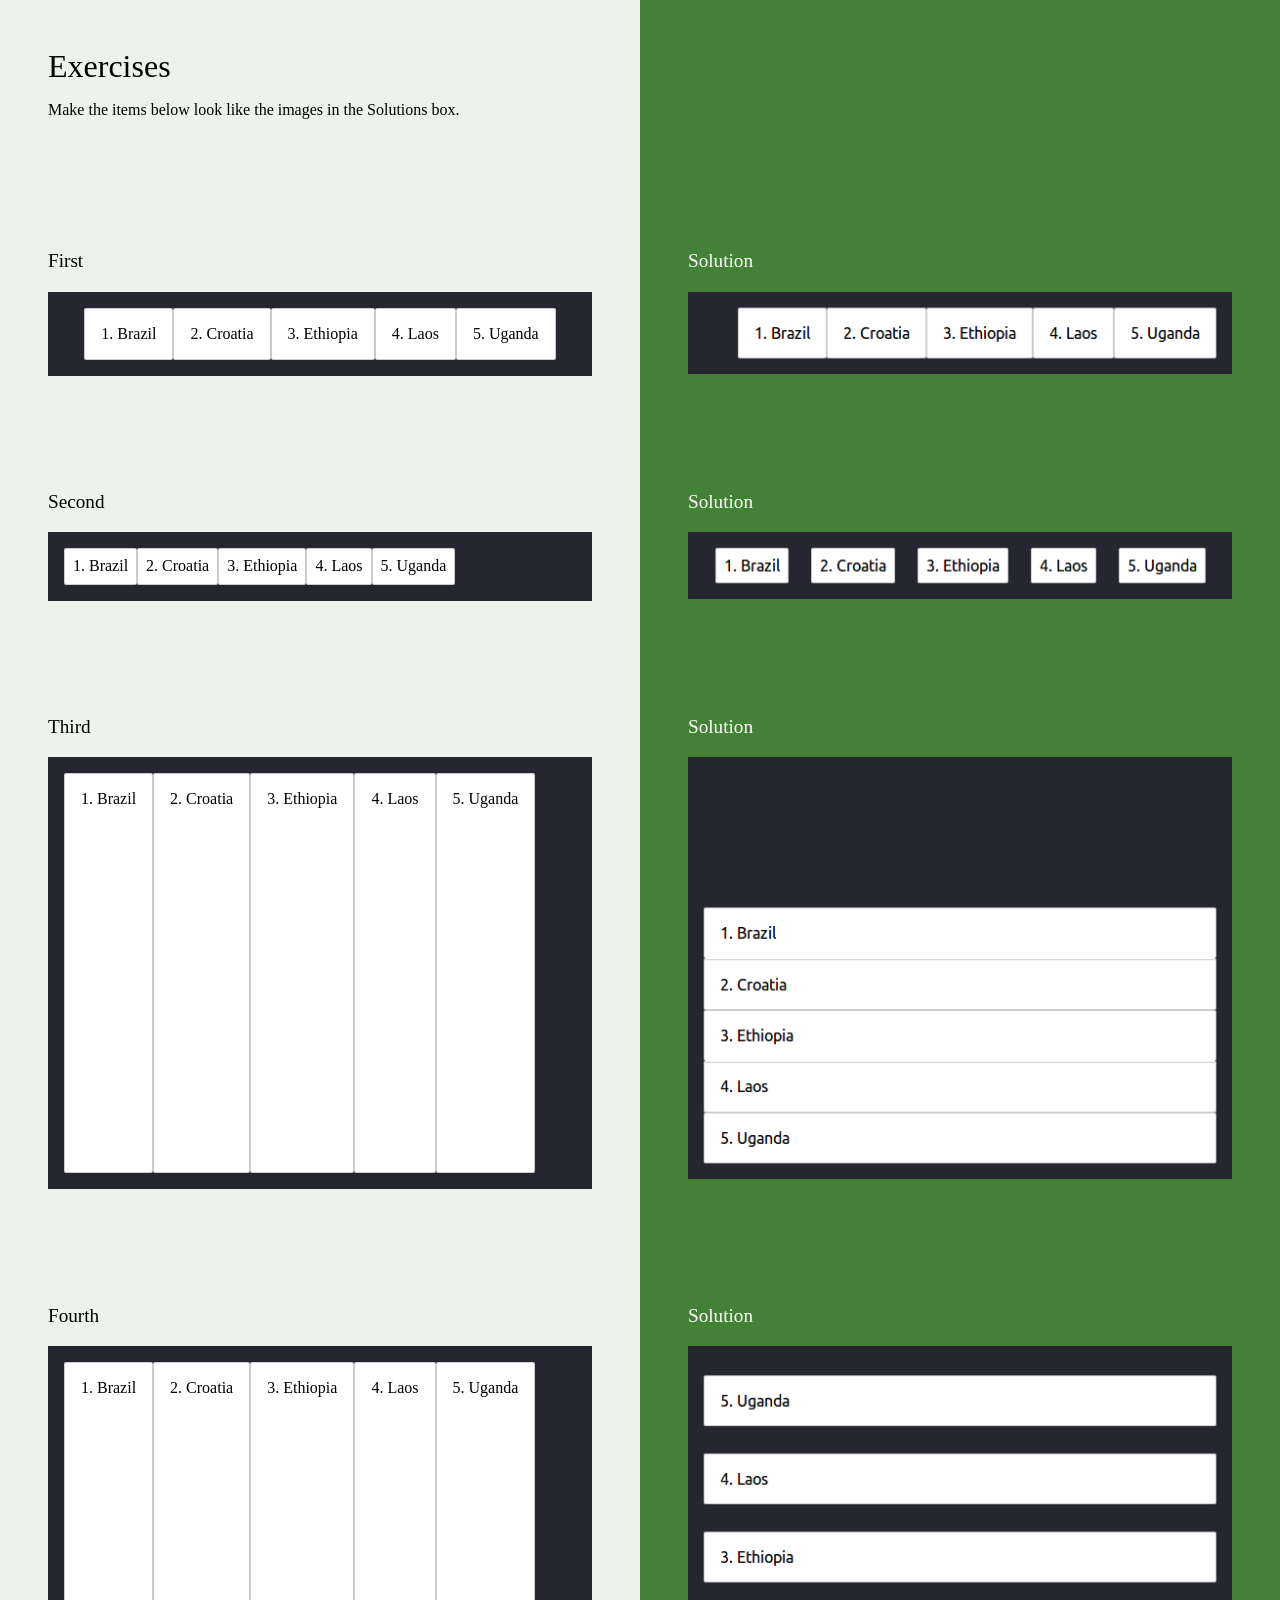
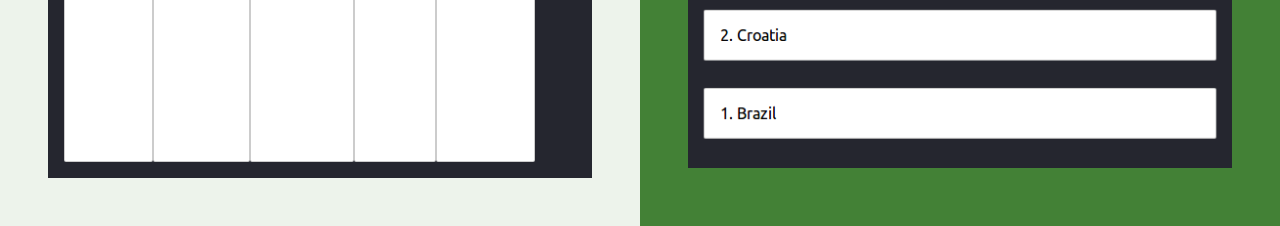
<file: week-2/12-justify-content/index.html>
<!DOCTYPE html>
<html lang="en">
  <head>
    <meta charset="utf-8" />
    <meta name="viewport" content="width=device-width, initial-scale=1" />
    <title>12 - Justify Content - HTML, CSS and Git Exercises</title>
    <link rel="stylesheet" href="/css/normalize.css" />
    <link rel="stylesheet" href="/css/week2.css" />
    <link rel="stylesheet" href="flexbox.css" />
  </head>

  <body>
    <div class="site-wrapper">
      <div class="panel">
        <div class="exercise">
          <div class="site-header">
            <h1 class="site-header__title">Exercises</h1>
            <p>
              Make the items below look like the images in the Solutions box.
            </p>
          </div>
        </div>
      </div>
      <div class="panel">
        <div class="exercise">
          <h2 class="exercise__title">First</h2>
          <ul class="countries countries--first, jus">
            <li class="country">1. Brazil</li>
            <li class="country">2. Croatia</li>
            <li class="country">3. Ethiopia</li>
            <li class="country">4. Laos</li>
            <li class="country">5. Uganda</li>
          </ul>
        </div>
        <div class="solution">
          <h3 class="solution__title">Solution</h3>
          <img class="solution__image" src="/images/12/solution-1.png" />
        </div>
      </div>
      <div class="panel">
        <div class="exercise">
          <h2 class="exercise__title">Second</h2>
          <ul class="countries countries--second">
            <li class="country">1. Brazil</li>
            <li class="country">2. Croatia</li>
            <li class="country">3. Ethiopia</li>
            <li class="country">4. Laos</li>
            <li class="country">5. Uganda</li>
          </ul>
        </div>
        <div class="solution">
          <h3 class="solution__title">Solution</h3>
          <img class="solution__image" src="/images/12/solution-2.png" />
        </div>
      </div>
      <div class="panel">
        <div class="exercise">
          <h2 class="exercise__title">Third</h2>
          <ul class="countries countries--tall countries--third">
            <li class="country">1. Brazil</li>
            <li class="country">2. Croatia</li>
            <li class="country">3. Ethiopia</li>
            <li class="country">4. Laos</li>
            <li class="country">5. Uganda</li>
          </ul>
        </div>
        <div class="solution">
          <h3 class="solution__title">Solution</h3>
          <img class="solution__image" src="/images/12/solution-3.png" />
        </div>
      </div>
      <div class="panel">
        <div class="exercise">
          <h2 class="exercise__title">Fourth</h2>
          <ul class="countries countries--tall countries--fourth">
            <li class="country">1. Brazil</li>
            <li class="country">2. Croatia</li>
            <li class="country">3. Ethiopia</li>
            <li class="country">4. Laos</li>
            <li class="country">5. Uganda</li>
          </ul>
        </div>
        <div class="solution">
          <h3 class="solution__title">Solution</h3>
          <img class="solution__image" src="/images/12/solution-4.png" />
        </div>
      </div>
    </div>
  </body>
</html>
</file>
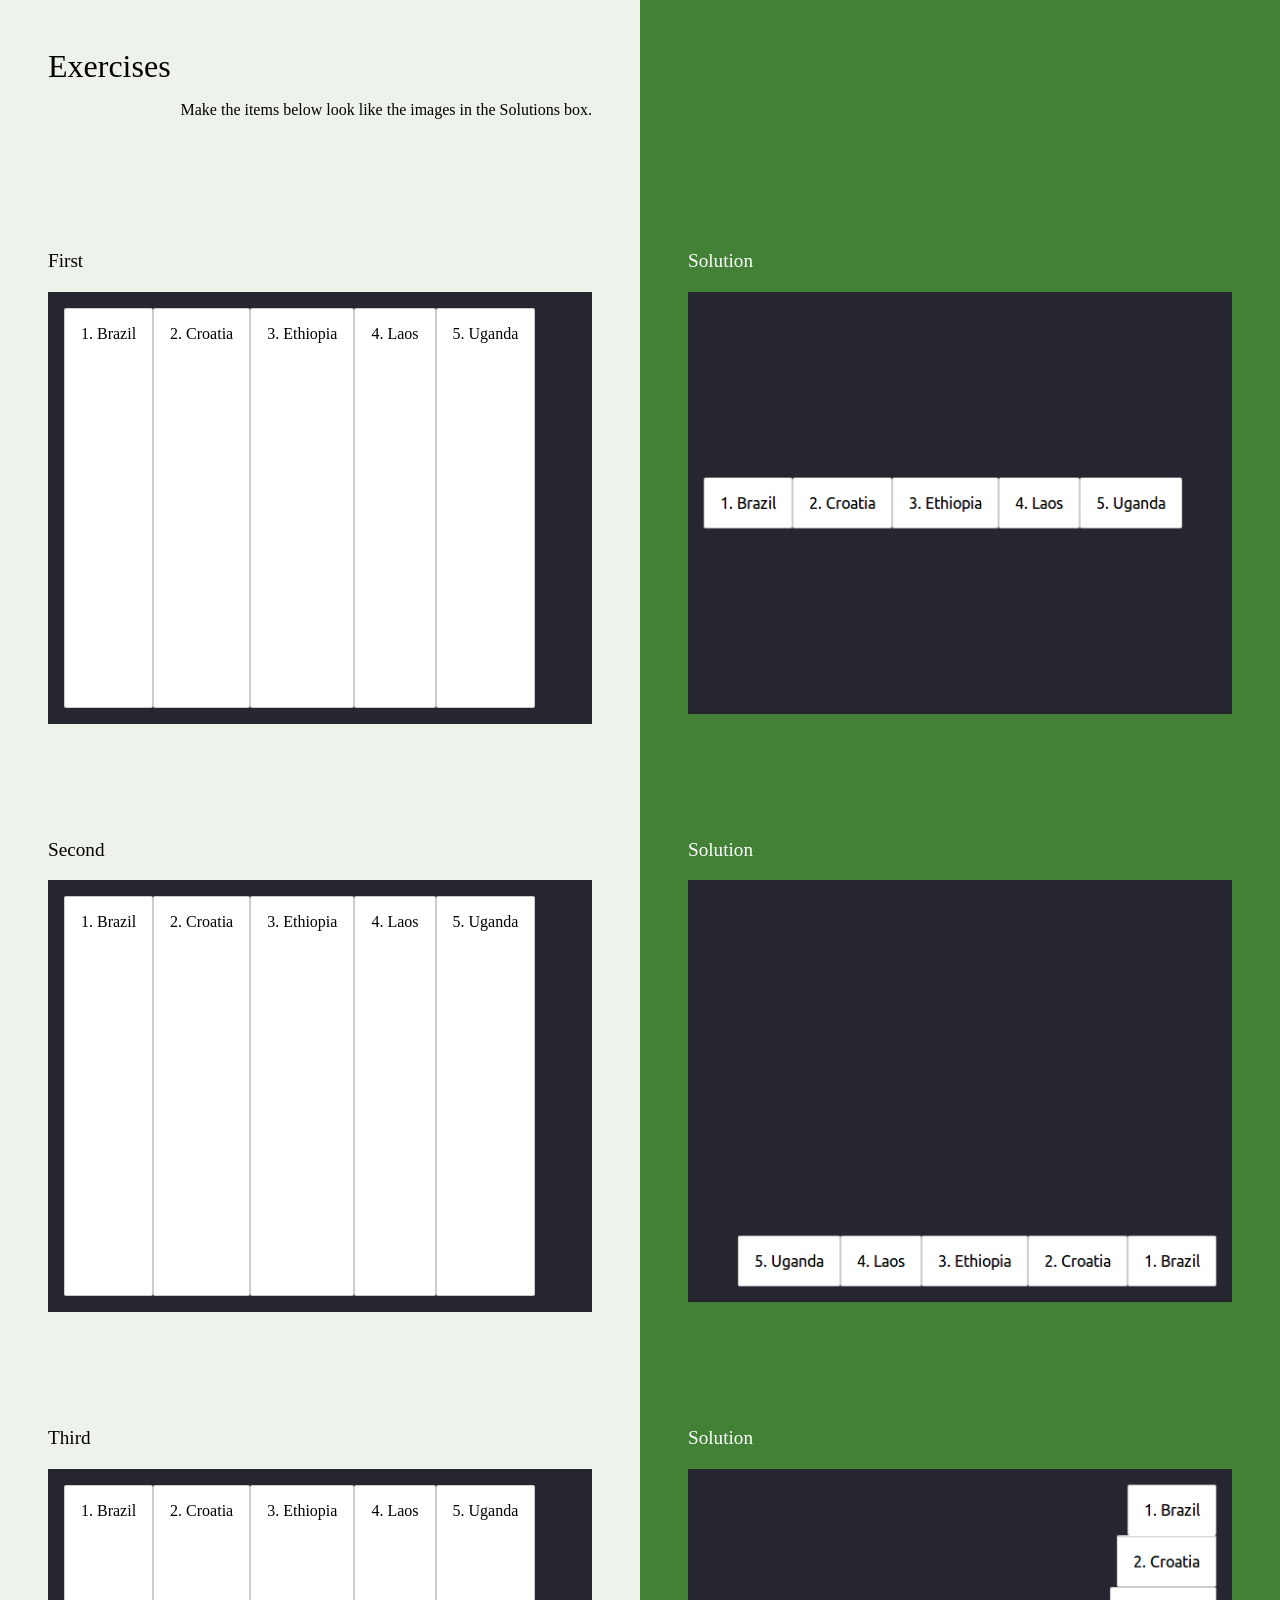
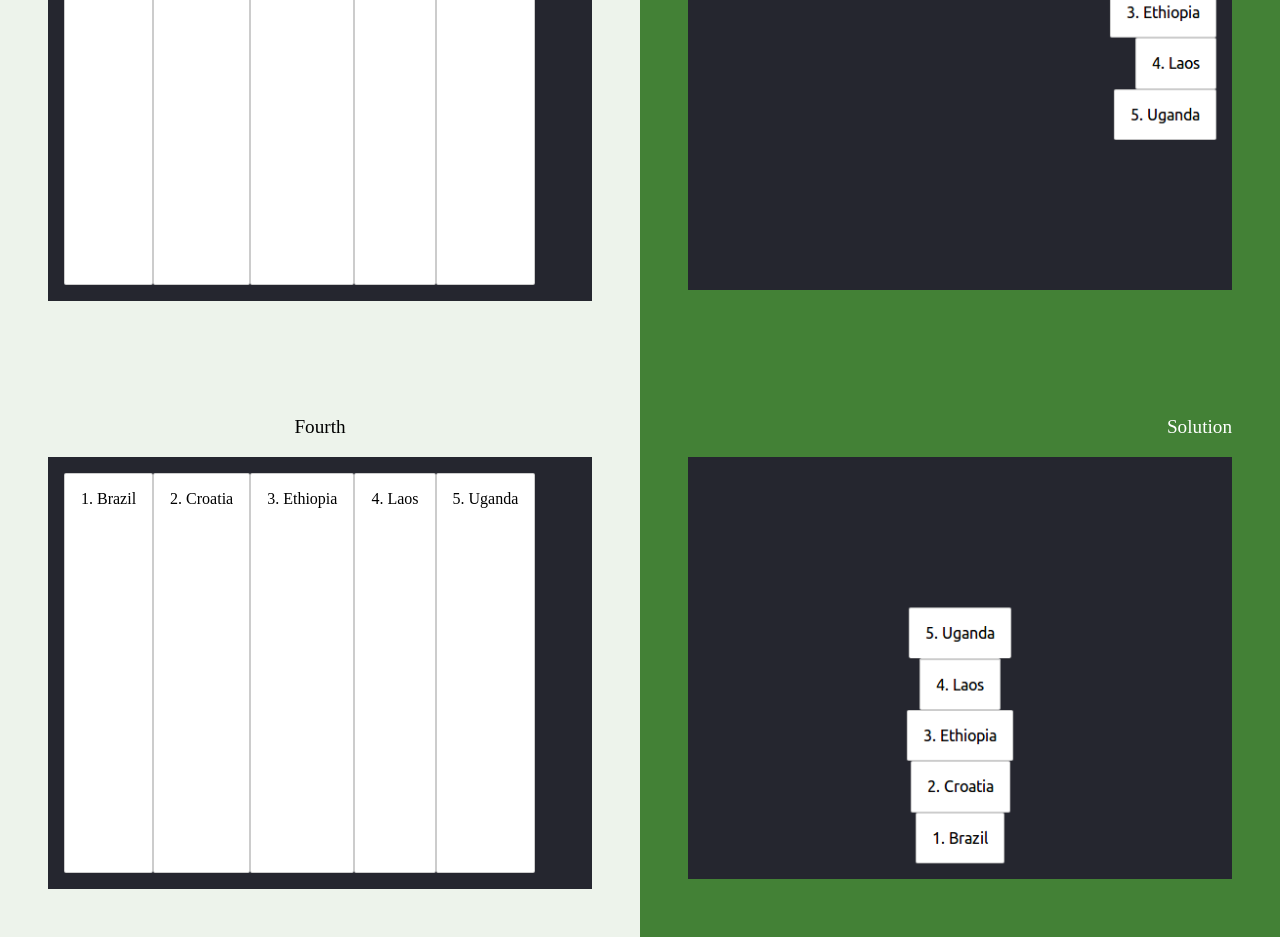
<file: week-2/13-align-items/index.html>
<!DOCTYPE html>
<html lang="en">
  <head>
    <meta charset="utf-8" />
    <meta name="viewport" content="width=device-width, initial-scale=1" />
    <title>13 - Align Items - HTML, CSS and Git Exercises</title>
    <link rel="stylesheet" href="/css/normalize.css" />
    <link rel="stylesheet" href="/css/week2.css" />
    <link rel="stylesheet" href="flexbox.css" />
  </head>

  <body>
    <div class="site-wrapper">
      <div class="panel">
        <div class="exercise">
          <div class="site-header">
            <h1 class="site-header__title">Exercises</h1>
            <p class="text2">
              Make the items below look like the images in the Solutions box.
            </p>
          </div>
        </div>
      </div>
      <div class="panel">
        <div class="exercise">
          <h2 class="exercise__title">First</h2>
          <ul class="countries countries--tall countries--first">
            <li class="country">1. Brazil</li>
            <li class="country">2. Croatia</li>
            <li class="country">3. Ethiopia</li>
            <li class="country">4. Laos</li>
            <li class="country">5. Uganda</li>
          </ul>
        </div>
        <div class="solution">
          <h3 class="solution__title">Solution</h3>
          <img class="solution__image" src="/images/13/solution-1.png" />
        </div>
      </div>
      <div class="panel">
        <div class="exercise">
          <h2 class="exercise__title">Second</h2>
          <ul class="countries countries--tall countries--second">
            <li class="country">1. Brazil</li>
            <li class="country">2. Croatia</li>
            <li class="country">3. Ethiopia</li>
            <li class="country">4. Laos</li>
            <li class="country">5. Uganda</li>
          </ul>
        </div>
        <div class="solution">
          <h3 class="solution__title">Solution</h3>
          <img class="solution__image" src="/images/13/solution-2.png" />
        </div>
      </div>
      <div class="panel">
        <div class="exercise">
          <h2 class="exercise__title">Third</h2>
          <ul class="countries countries--tall countries--third">
            <li class="country">1. Brazil</li>
            <li class="country">2. Croatia</li>
            <li class="country">3. Ethiopia</li>
            <li class="country">4. Laos</li>
            <li class="country">5. Uganda</li>
          </ul>
        </div>
        <div class="solution">
          <h3 class="solution__title">Solution</h3>
          <img class="solution__image" src="/images/13/solution-3.png" />
        </div>
      </div>
      <div class="panel">
        <div class="exercise">
          <h2 class="exercise__title text3">Fourth</h2>
          <ul class="countries countries--tall countries--fourth">
            <li class="country">1. Brazil</li>
            <li class="country">2. Croatia</li>
            <li class="country">3. Ethiopia</li>
            <li class="country">4. Laos</li>
            <li class="country">5. Uganda</li>
          </ul>
        </div>
        <div class="solution">
          <h3 class="solution__title text2">Solution</h3>
          <img class="solution__image" src="/images/13/solution-4.png" />
        </div>
      </div>
    </div>
  </body>
</html>
</file>
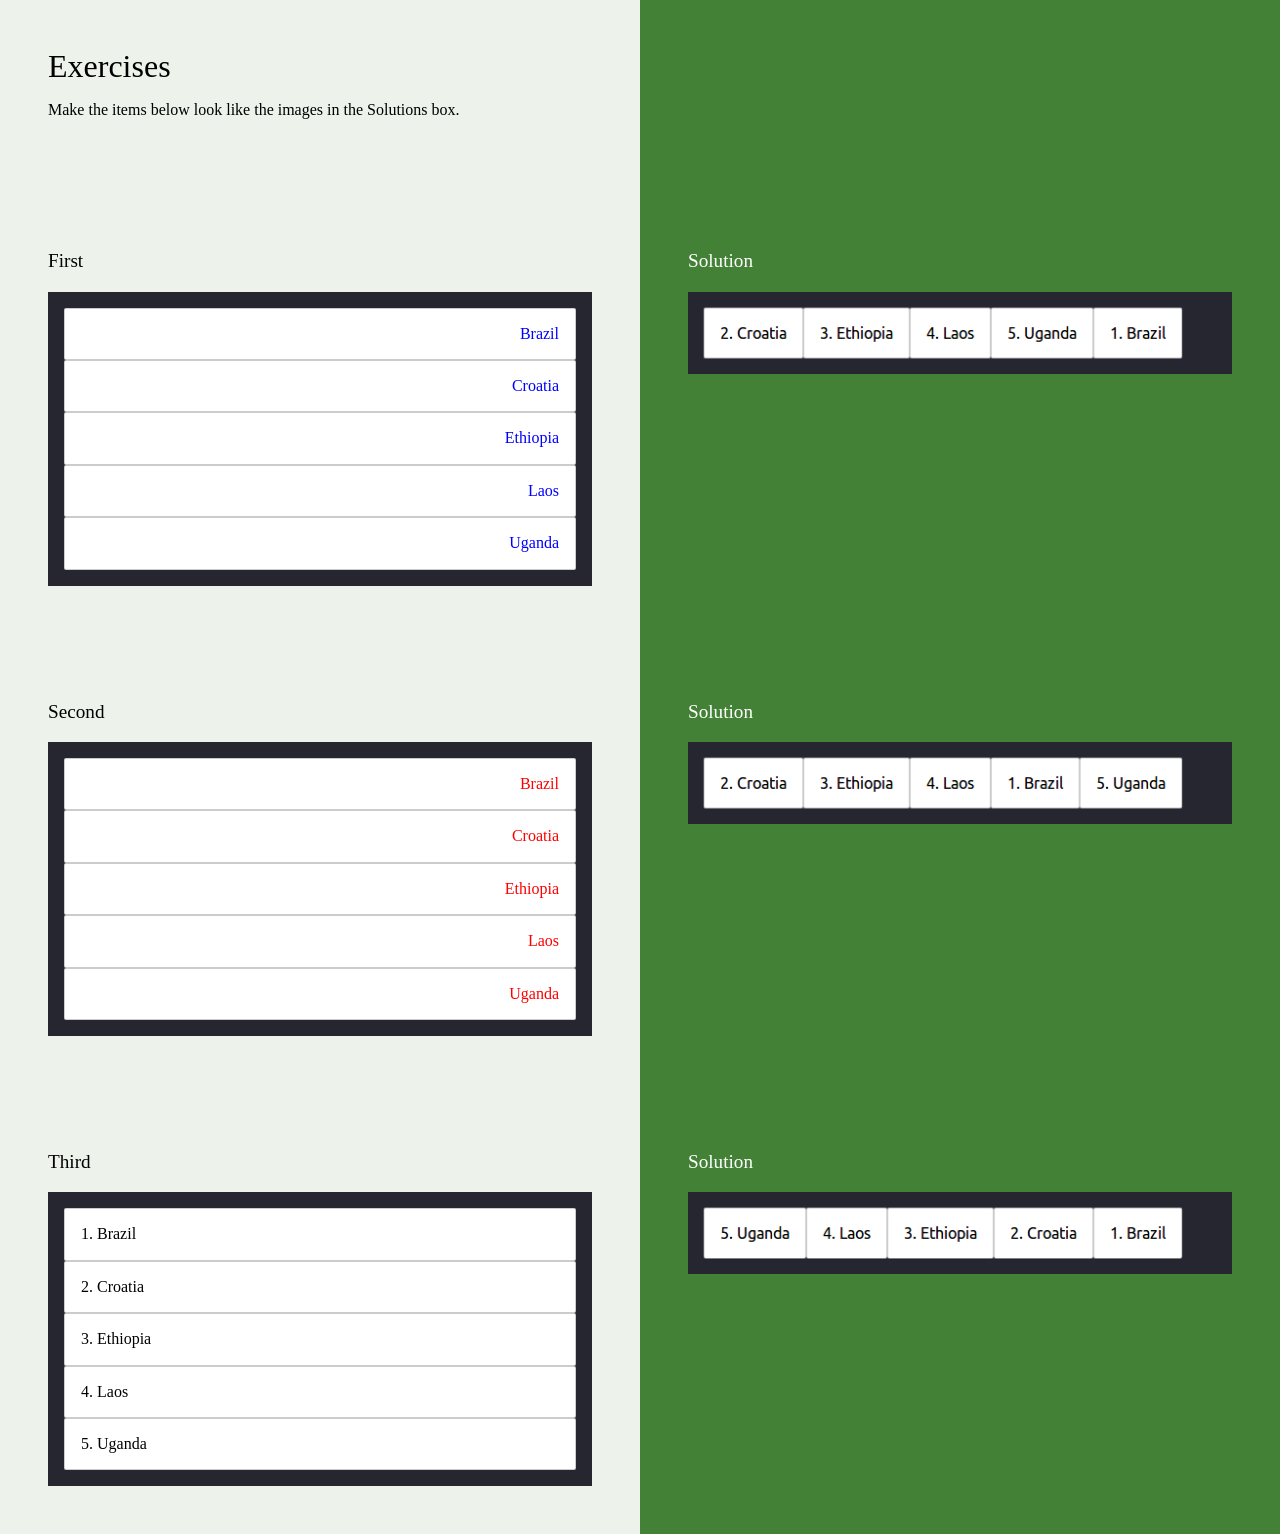
<file: week-2/14-order/index.html>
<!DOCTYPE html>
<html lang="en">
  <head>
    <meta charset="utf-8" />
    <meta name="viewport" content="width=device-width, initial-scale=1" />
    <title>14 - Order - HTML, CSS and Git Exercises</title>
    <link rel="stylesheet" href="/css/normalize.css" />
    <link rel="stylesheet" href="/css/week2.css" />
    <link rel="stylesheet" href="flexbox.css" />
  </head>

  <body>
    <div class="site-wrapper">
      <div class="panel">
        <div class="exercise">
          <div class="site-header">
            <h1 class="site-header__title">Exercises</h1>
            <p>
              Make the items below look like the images in the Solutions box.
            </p>
          </div>
        </div>
      </div>
      <div class="panel">
        <div class="exercise">
          <h2 class="exercise__title">First</h2>
          <ol type="A" class="countries countries--first ol1">
            <li class="country country--brazil"> Brazil</li>
            <li class="country country--croatia">Croatia</li>
            <li class="country country--ethiopia">Ethiopia</li>
            <li class="country country--laos">Laos</li>
            <li class="country country--uganda">Uganda</li>
          </ol>
        </div>
        <div class="solution">
          <h3 class="solution__title">Solution</h3>
          <img class="solution__image" src="/images/14/solution-1.png" />
        </div>
      </div>
      <div class="panel">
        <div class="exercise">
          <h2 class="exercise__title">Second</h2>
          <ol type="I" class="countries countries--second ol2">
            <li class="country country--brazil">Brazil</li>
            <li class="country country--croatia">Croatia</li>
            <li class="country country--ethiopia">Ethiopia</li>
            <li class="country country--laos">Laos</li>
            <li class="country country--uganda">Uganda</li>
          </ol>
        </div>
        <div class="solution">
          <h3 class="solution__title">Solution</h3>
          <img class="solution__image" src="/images/14/solution-2.png" />
        </div>
      </div>
      <div class="panel">
        <div class="exercise">
          <h2 class="exercise__title">Third</h2>
          <ul class="countries countries--third">
            <li class="country country--brazil">1. Brazil</li>
            <li class="country country--croatia">2. Croatia</li>
            <li class="country country--ethiopia">3. Ethiopia</li>
            <li class="country country--laos">4. Laos</li>
            <li class="country country--uganda">5. Uganda</li>
          </ul>
        </div>
        <div class="solution">
          <h3 class="solution__title">Solution</h3>
          <img class="solution__image" src="/images/14/solution-3.png" />
        </div>
      </div>
    </div>
  </body>
</html>
</file>
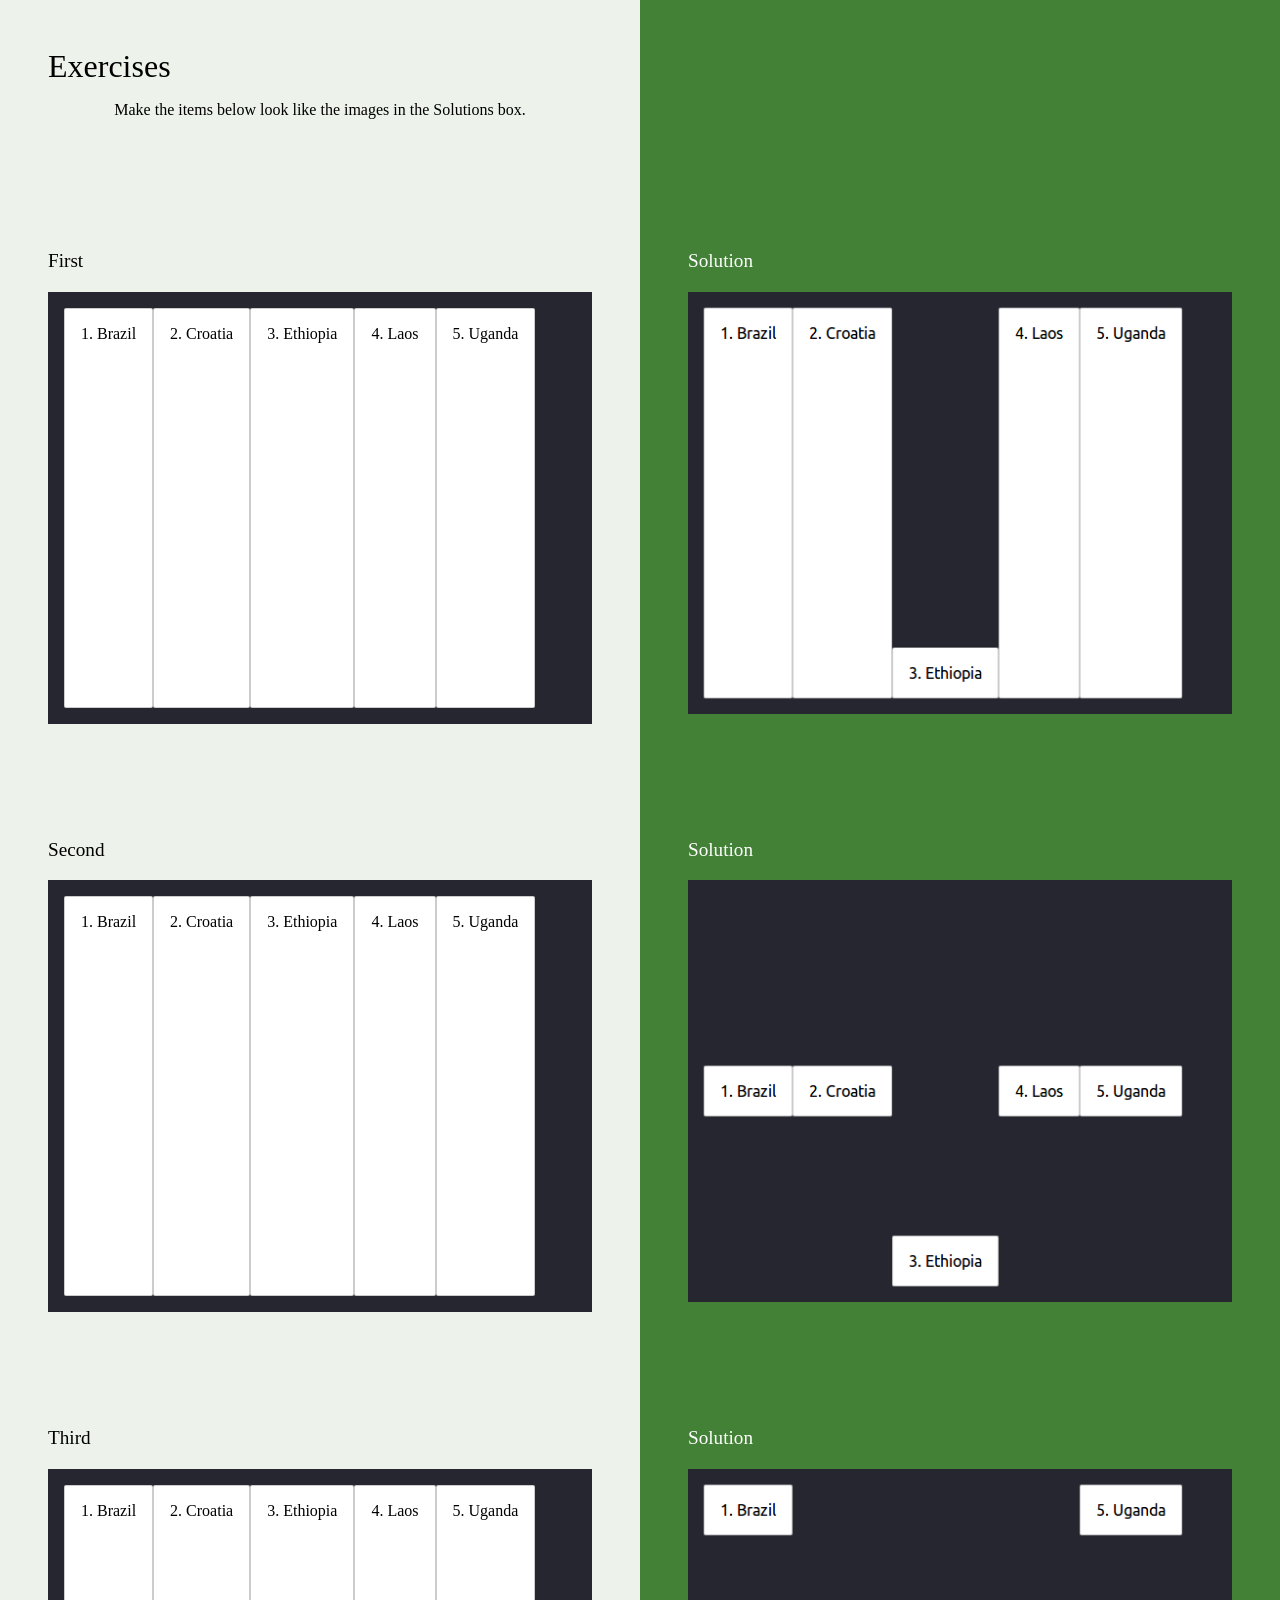
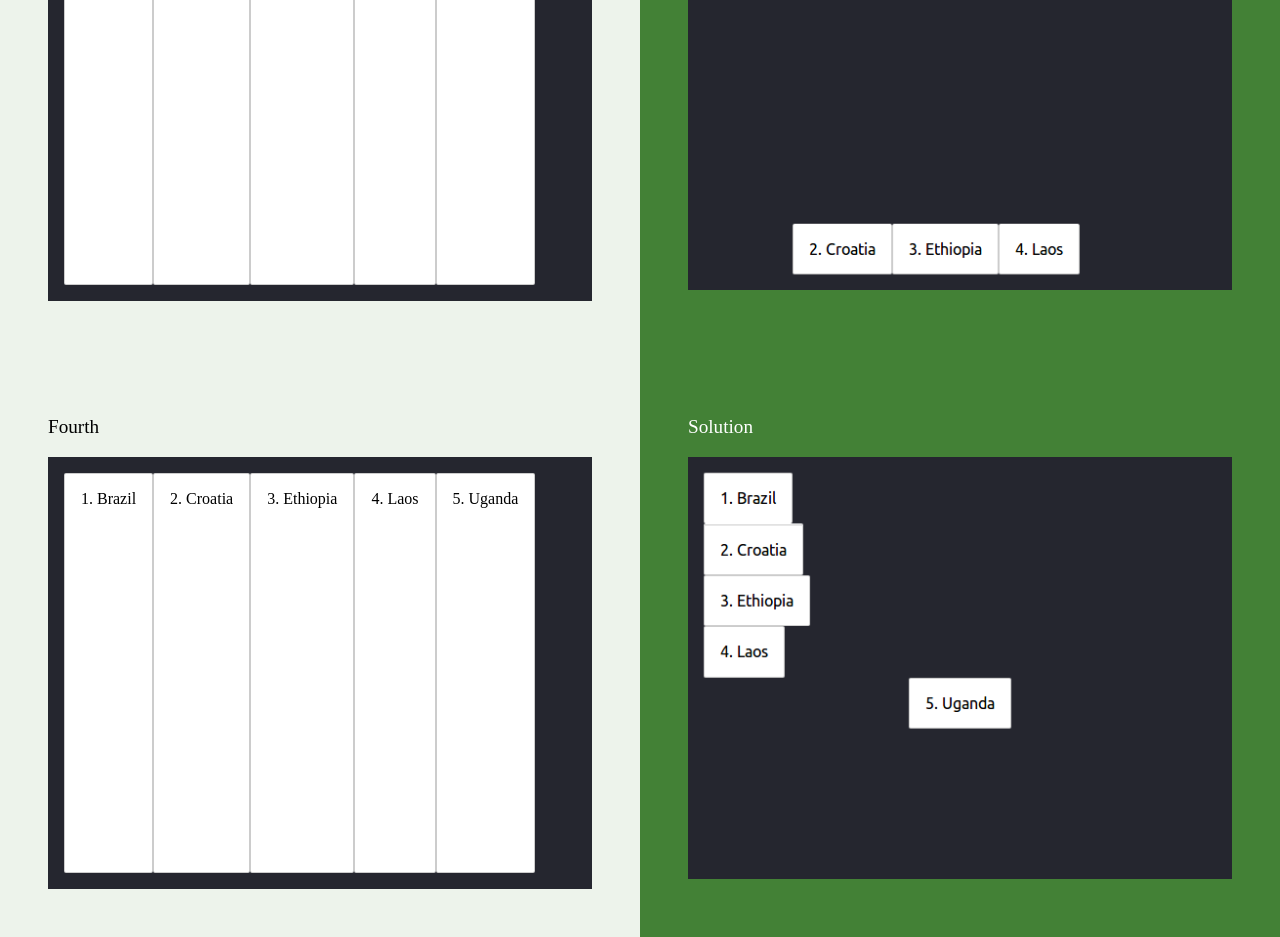
<file: week-2/15-align-self/index.html>
<!DOCTYPE html>
<html lang="en">
  <head>
    <meta charset="utf-8" />
    <meta name="viewport" content="width=device-width, initial-scale=1" />
    <title>15 - Align Self - HTML, CSS and Git Exercises</title>
    <link rel="stylesheet" href="/css/normalize.css" />
    <link rel="stylesheet" href="/css/week2.css" />
    <link rel="stylesheet" href="flexbox.css" />
  </head>

  <body>
    <div class="site-wrapper">
      <div class="panel">
        <div class="exercise">
          <div class="site-header">
            <h1 class="site-header__title">Exercises</h1>
            <p class="text1">
              Make the items below look like the images in the Solutions box.
            </p>
          </div>
        </div>
      </div>
      <div class="panel">
        <div class="exercise">
          <h2 class="exercise__title">First</h2>
          <ul class="countries countries--tall countries--first">
            <li class="country country--brazil">1. Brazil</li>
            <li class="country country--croatia">2. Croatia</li>
            <li class="country country--ethiopia">3. Ethiopia</li>
            <li class="country country--laos">4. Laos</li>
            <li class="country country--uganda">5. Uganda</li>
          </ul>
        </div>
        <div class="solution">
          <h3 class="solution__title">Solution</h3>
          <img class="solution__image" src="/images/15/solution-1.png" />
        </div>
      </div>
      <div class="panel">
        <div class="exercise">
          <h2 class="exercise__title">Second</h2>
          <ul class="countries countries--tall countries--second ">
            <li class="country country--brazil">1. Brazil</li>
            <li class="country country--croatia">2. Croatia</li>
            <li class="country country--ethiopia">3. Ethiopia</li>
            <li class="country country--laos">4. Laos</li>
            <li class="country country--uganda">5. Uganda</li>
          </ul>
        </div>
        <div class="solution">
          <h3 class="solution__title">Solution</h3>
          <img class="solution__image" src="/images/15/solution-2.png" />
        </div>
      </div>
      <div class="panel">
        <div class="exercise">
          <h2 class="exercise__title text2">Third</h2>
          <ul class="countries countries--tall countries--third">
            <li class="country country--brazil">1. Brazil</li>
            <li class="country country--croatia">2. Croatia</li>
            <li class="country country--ethiopia">3. Ethiopia</li>
            <li class="country country--laos">4. Laos</li>
            <li class="country country--uganda">5. Uganda</li>
          </ul>
        </div>
        <div class="solution">
          <h3 class="solution__title">Solution</h3>
          <img class="solution__image" src="/images/15/solution-3.png" />
        </div>
      </div>
      <div class="panel">
        <div class="exercise">
          <h2 class="exercise__title">Fourth</h2>
          <ul class="countries countries--tall countries--fourth">
            <li class="country country--brazil">1. Brazil</li>
            <li class="country country--croatia">2. Croatia</li>
            <li class="country country--ethiopia">3. Ethiopia</li>
            <li class="country country--laos">4. Laos</li>
            <li class="country country--uganda">5. Uganda</li>
          </ul>
        </div>
        <div class="solution">
          <h3 class="solution__title">Solution</h3>
          <img class="solution__image" src="/images/15/solution-4.png" />
        </div>
      </div>
    </div>
  </body>
</html>
</file>
<file: css/week1.css>
/* Base site colors and fonts */
body,
html {
  background: #25262f;
  font-family: -apple-system, BlinkMacSystemFont, "Segoe UI", "Roboto", "Oxygen-Sans", "Ubuntu",
    "Cantarell", "Helvetica Neue", sans-serif;
  font-size: 16px;
  line-height: 1.5em;
}

/* Wrap the site content in a centred box */
.site-wrapper {
  max-width: 30rem;
  margin-top: 5rem;
  margin-left: auto;
  margin-right: auto;
  background: #d6d8e1;
  border-radius: 3px;
  box-shadow: 0 2px 2px rgba(0, 0, 0, 0.1);
}

/* Buttons */
.button {
  padding: 0.25em 0.5em;
  border: 1px solid rgba(0, 0, 0, 0.1);
  border-radius: 2px;
  background: #4491db;
  color: #fff;
  text-decoration: none;
  cursor: pointer;
}

/* Site title and top navigation */
.site-header {
  padding: 0.5rem 1rem;
  background: #4491db;
  border-top-left-radius: 3px;
  border-top-right-radius: 3px;
}

.site-header__title {
  margin: 0;
  color: rgba(255, 255, 255, 0.9);
  font-size: 18px;
  font-weight: 700;
}

/* Messages */
.messages {
  padding-bottom: 1rem;
}

/* Messages */
.message {
  margin: 1rem 3rem 1rem 1rem;
  padding: 0.5rem;
  font-size: 14px;
  line-height: 1.8em;
  border-radius: 2px;
  background: #fff;
  box-shadow: 0 2px 2px rgba(0, 0, 0, 0.1);
}

/* Input area to add a new message */
.add-message {
  padding: 0.5rem 1rem;
}

.add-message__input {
  padding: 0.25em 0.5em;
  border: none;
  border-radius: 2px;
  box-shadow: 0 2px 2px rgba(0, 0, 0, 0.1);
  background: #fff;
}

/* Site footer area */
.site-footer {
  padding: 0.5rem 1rem;
}
</file>
<file: css/message-child-selectors.css>
/* Message styling that requires parent-child structure */
.message {
  margin: 1rem 3rem 1rem 1rem;
  padding: 0.5rem;
  font-size: 14px;
  line-height: 1.8em;
  border-radius: 2px;
  background: #fff;
  box-shadow: 0 2px 2px rgba(0, 0, 0, 0.1);
}

.message > .message__author {
  font-size: 12px;
  font-weight: 700;
  color: rgba(0, 0, 0, 0.6);
}

.message > .message__content {
  margin: 0;
}

.message > .message__time {
  display: block;
  font-size: 12px;
  color: rgba(0, 0, 0, 0.6);
  text-align: right;
}
</file>
<file: css/message.css>
/* Message styling that is easier to override */
.message {
  margin: 1rem 3rem 1rem 1rem;
  padding: 0.5rem;
  font-size: 14px;
  line-height: 1.8em;
  border-radius: 2px;
  background: #fff;
  box-shadow: 0 2px 2px rgba(0, 0, 0, 0.1);
}

.message__author {
  font-size: 12px;
  font-weight: 700;
  color: rgba(0, 0, 0, 0.6);
}

.message__content {
  margin: 0;
}

.message__time {
  display: block;
  font-size: 12px;
  color: rgba(0, 0, 0, 0.6);
  text-align: right;
}
</file>
<file: css/result.css>
.result {
  padding: 1rem;
  border-top: 1px solid rgba(0, 0, 0, 0.2);
}
</file>
<file: css/message-css-selectors.css>
/* Message styling that targets all child elements of .messages */
.messages > * {
  margin: 1rem 3rem 1rem 1rem;
  padding: 0.5rem;
  font-size: 14px;
  line-height: 1.8em;
  border-radius: 2px;
  box-shadow: 0 2px 2px rgba(0, 0, 0, 0.1);
}
</file>
<file: week-1/5-css-selectors/message-backgrounds.css>
/* Add your CSS code below */
.m{
	background-color:red;
}
.m2{
background-color:cadetblue;
}
.m3{
	background-color:yellow;
}
</file>
<file: week-1/6-css-properties/styles.css>
/* Add your CSS code below */
body{
	font-size:0.9rem;
		background-color:blue;
}
.a2
{
	opacity:50%;
}
a {
	color: hotpink;
  }
</file>
<file: css/week1-pagination.css>
.countries {
  margin: 0;
  padding: 1rem;
  list-style: none;
  border-bottom: 1px solid #bbb;
}

.country {
  margin: 1px 0;
  padding: 0.5rem;
  background: #fff;
  border: 1px solid rgba(0, 0, 0, 0.2);
}

.pages {
  margin-left: 0.5rem;
}

.pages__page {
  text-decoration: none;
}

.pages__showing {
  display: inline-block;
  padding: 1rem;
  float: right;
}
</file>
<file: week-1/7-css-box/styles.css>
/* Try different box model properties below */
.pages__page {
  border: 1px solid red;
  border-radius: 4px;
  background: #fff;
}
</file>
<file: css/week1-conflicting-styles.css>
/** Conflicting styles that require advanced CSS selectors to override */
p {
  color: #000;
}
</file>
<file: week-1/8-advanced-selectors/styles.css>
/* Try different box model properties below */
.text1{
    color:white;
    margin-bottom: auto;
}
.text2{
    font-size: 12px;
    text-align: center;
}
.sh{
    box-shadow:px 4px 0 #dba944;
}
</file>
<file: week-1/9-git-branch/styles.css>
/* Add your own CSS code below */
.link {
  color: #4491db;
  font-weight: 700;
  text-decoration: none;
}
</file>
<file: css/week2-media-queries.css>
body {
  background: #25262f;
}

.site-wrapper {
  max-width: 90vw;
  margin: 5vw auto;
  padding: 1rem;
  background: #d6d8e1;
  border-radius: 3px;
  box-shadow: 0 2px 2px rgba(0, 0, 0, 0.1);
  box-sizing: border-box;
}

.site-header__title {
  margin: 0 0 2rem;
  font-weight: 300;
  font-size: 2rem;
}

.countries {
  margin: 0;
  padding: 0;
  list-style: none;
}

.country {
  display: block;
  padding: 1rem;
  background: #fff;
  border: 1px solid rgba(0, 0, 0, 0.2);
  border-radius: 2px;
}

.country + .country {
  margin-top: 0.5rem;
}
</file>
<file: week-2/10-media-queries/columns.css>
/* Add your own CSS code below */
.countries {
    columns: 2;
    width:768px;
  }
  .countries1{
    columns: 3;
    width:1200px;
  }
</file>
<file: css/week2.css>
body {
  background: #438136;
}

.site-header__title {
  margin: 0;
  font-weight: 300;
  font-size: 2rem;
}

.exercise,
.solution {
  padding: 1rem;
}

.exercise__title,
.solution__title {
  margin: 1em 0;
  font-size: 1.2rem;
  font-weight: 500;
}

.exercise {
  background: rgba(255, 255, 255, 0.9);
}

.countries {
  margin: 0;
  padding: 1rem;
  list-style: none;
  background: #25262f;
}

.country {
  display: block;
  margin-top: 0.5rem;
  padding: 1rem;
  background: #fff;
  border: 1px solid rgba(0, 0, 0, 0.2);
  border-radius: 2px;
}

.countries + .site-header {
  margin-top: 2rem;
}

.country {
  margin-top: 0;
}

.countries--tall {
  min-height: 400px;
}

.solution {
  color: #fff;
  background: #438136;
}

.solution__image {
  display: block;
  width: auto;
  height: auto;
  max-width: 100%;
}

@media (min-width: 767px) {
  .panel {
    display: grid;
    grid-template-columns: 50% 50%;
    width: 100%;
  }

  .exercise,
  .solution {
    padding: 2rem;
  }
}

@media (min-width: 1200px) {
  .exercise,
  .solution {
    padding: 3rem;
  }
}
</file>
<file: week-2/11-flexbox/flexbox.css>
/* Add your own CSS code below */
container{
    display:flex;
}

.container{
    display:flex;
    flex-direction: row-reverse;
}
</file>
<file: week-2/12-justify-content/flexbox.css>
.countries {
  display: flex;
}

.countries--second .country {
  padding: 0.5em;
}

/* Add your own CSS code below */
.jus{
  justify-content:center;
}
</file>
<file: week-2/13-align-items/flexbox.css>
.countries {
  display: flex;
}
/* Add your own CSS code below */
.text1{
text-align: justify;
}
.text2{
  text-align:right;
}
.text3{
  text-align: center;
}
</file>
<file: week-2/14-order/flexbox.css>
/* Add your own CSS code below */
.ol1{
  color:blue;
}
.ol2{
  color:red;
}
.ol3{
  color:purple;

}
ol{
  text-align:right;
}
</file>
<file: week-2/15-align-self/flexbox.css>
.countries {
  display: flex;
}

/* Add your own CSS code below */
.text1{
  text-align:center;
}
.text2{
  align-self:center;
}
</file>
